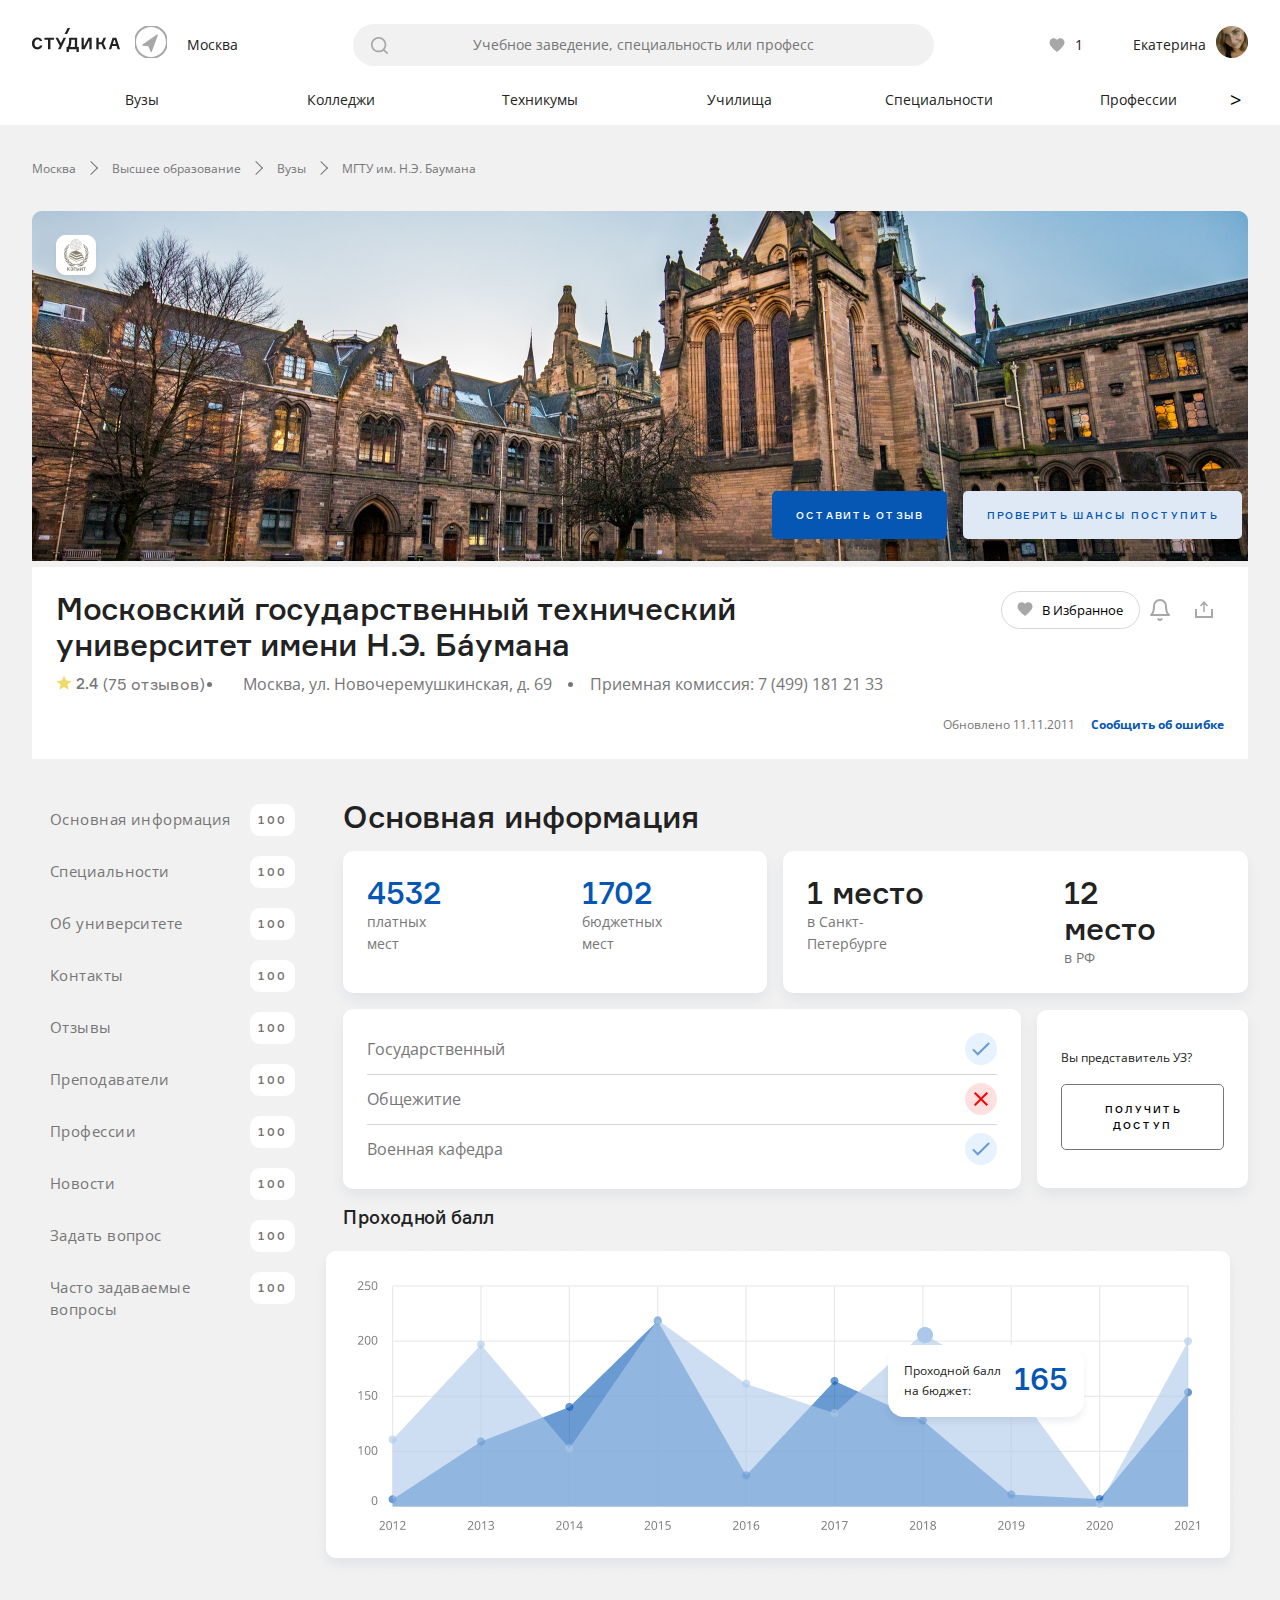
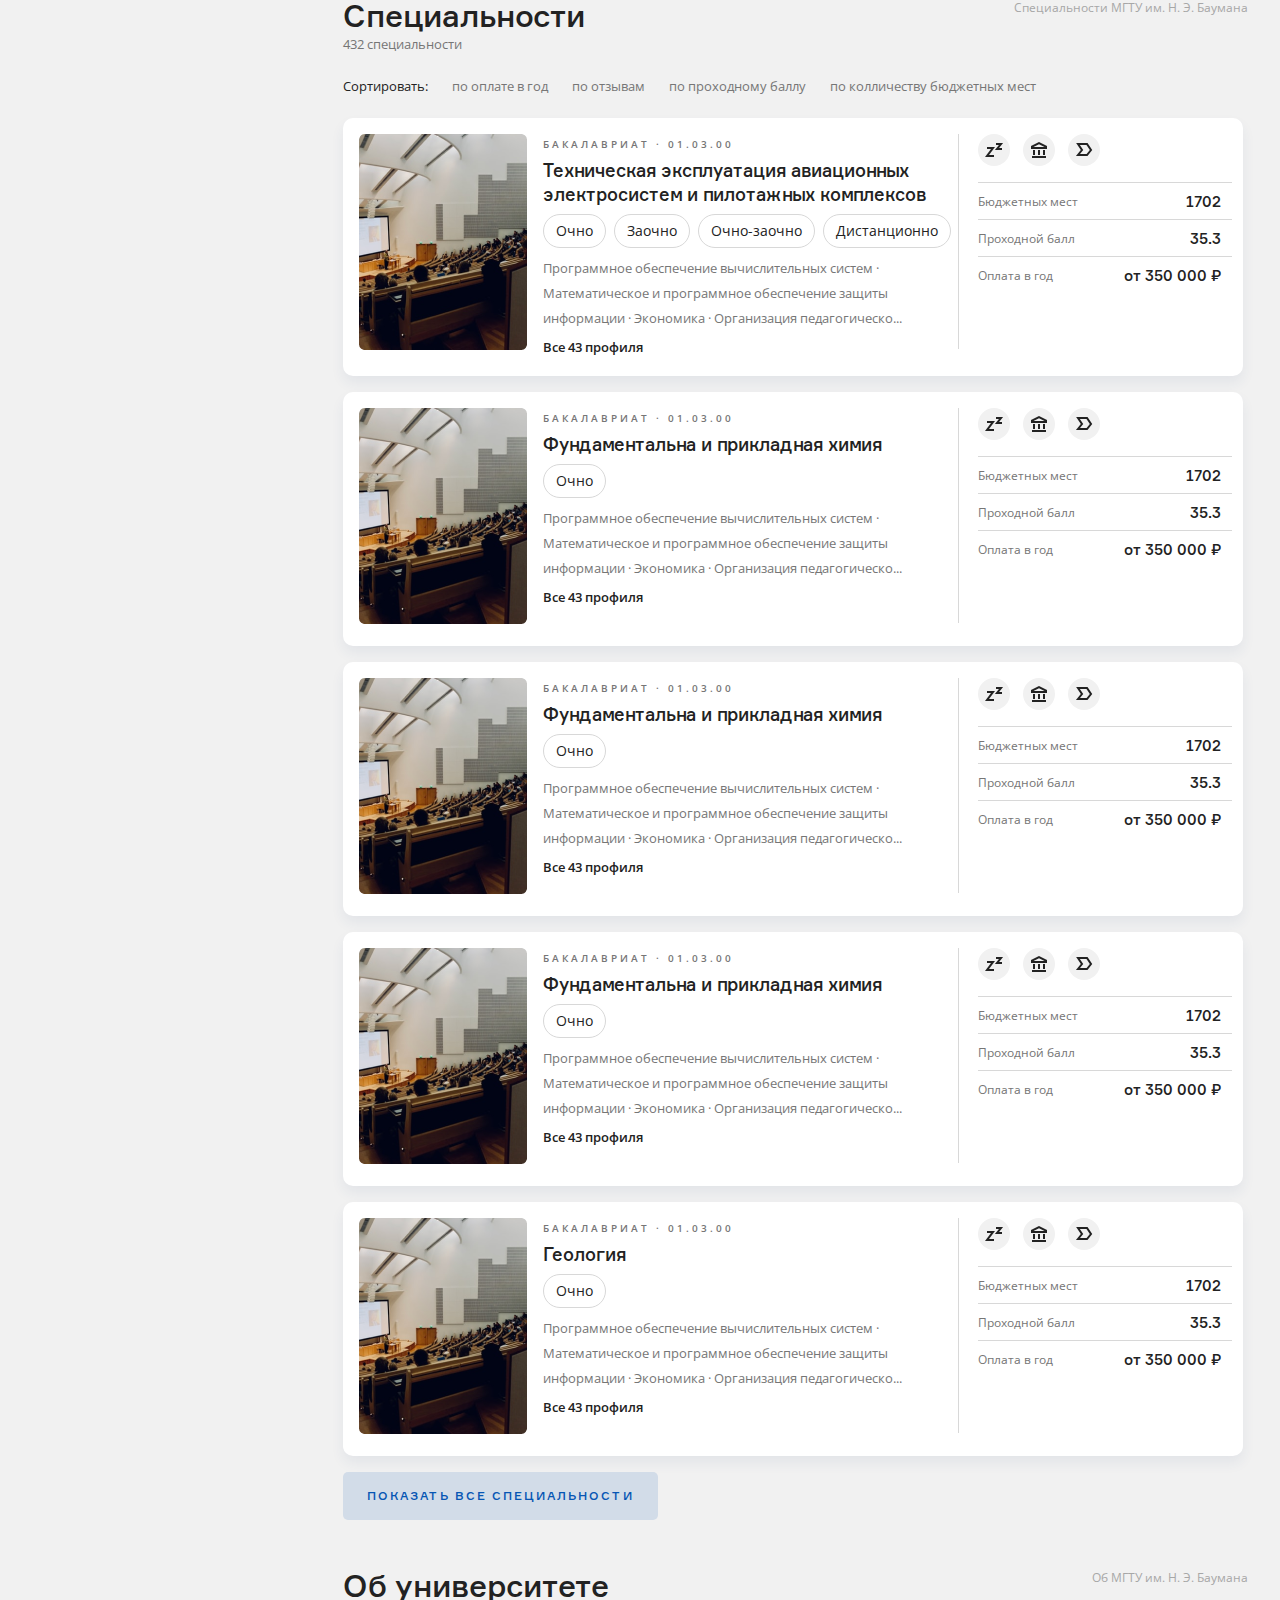
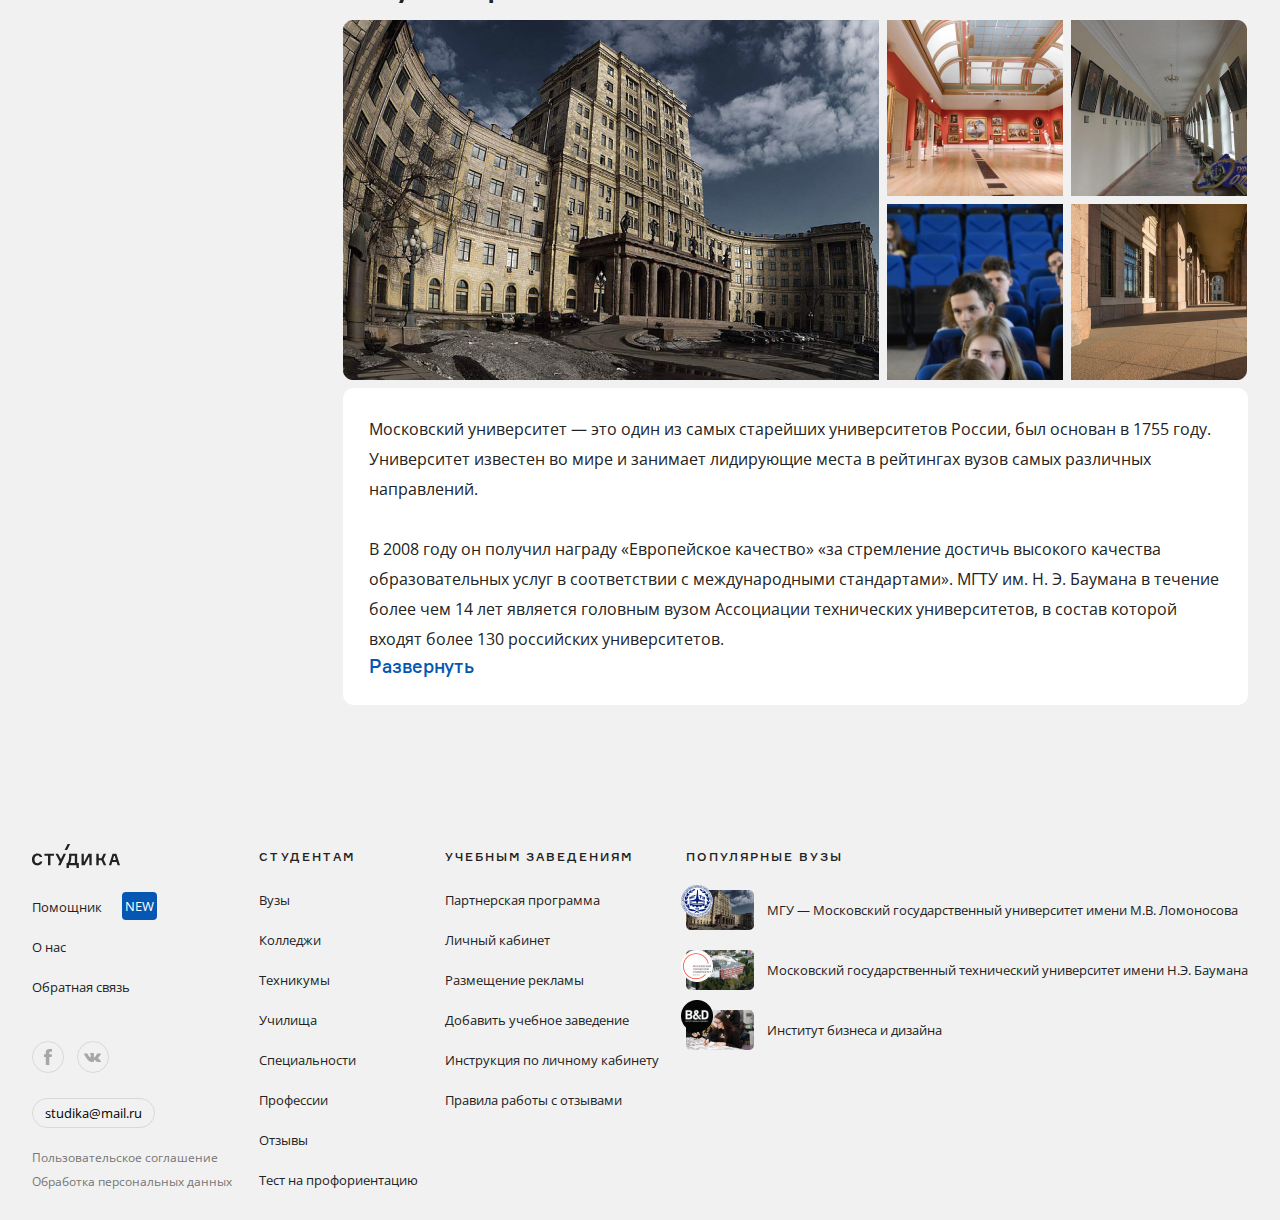
<file: Studica/index.html>
<!DOCTYPE html>
<html lang="en">
<head>
    <meta charset="UTF-8">
    <meta http-equiv="X-UA-Compatible" content="IE=edge">
    <meta name="viewport" content="width=device-width, initial-scale=1.0">
    <link rel="stylesheet" href="./style.css">
    <title>Студика</title>
</head>
<body>
    <div class="wrapper">

        <header class="header">
            <div class="header__container _container">
                <div class="header__header">
                    <div class="header__burger">
                        <span></span>
                        <span></span>
                        <span></span>
                    </div>
                    <div class="header__logo">
                        <img src="./img/header/logo.svg" alt="headerLogo">
                    </div>
                    <div class="header__location location-header">
                        <div class="location-header__icon">
                            <img class="location-header__icon" src="./img/header/nav.svg" alt="navIcon">
                        </div>
                        <div class="location-header__city">
                            <a href="#">Москва</a>
                        </div>
                    </div>
                    <div class="header__input">
                        <input type="text" placeholder="Учебное заведение, специальность или профессия">
                    </div>
                    <div class="header__likes header-likes">
                        <img class="header-likes__icon" src="./img/header/like.svg" alt="likesIcon">
                        <div class="header-likes__quantity">1</div>
                    </div>
                    <div class="header__account account-header">
                        <div class="account-header__name"><a href="#">Екатерина</a></div>
                        <div class="account-header__avatar">
                            <a href="#"><img src="./img/header/avatar.jpg" alt="accountAvatar"></a>
                        </div>
                    </div>
                </div>
                <div class="header__menu">
                    <div class="header__slider">
                        <div class="slider__container">
                            <div class="slider__track">
                                <a class="slider__item" href="#">Вузы</a>
                                <a class="slider__item" href="#">Колледжи</a>
                                <a class="slider__item" href="#">Техникумы</a>
                                <a class="slider__item" href="#">Училища</a>
                                <a class="slider__item" href="#">Специальности</a>
                                <a class="slider__item" href="#">Профессии</a>
                                <a class="slider__item" href="#">Отзывы</a>
                                <a class="slider__item" href="#">Учебным заведениям</a>
                                <a class="slider__item" href="#">Тест на профориентацию</a>
                            </div>
                            <button class="btn-prev disabled"><</button>
                            <button class="btn-next">></button>
                        </div>
                </div>
            </div>
        </header>

        <main class="page">

            <section class="page__branch branch">
                <div class="branch__container _container">
                    <div class="branch__items">
                        <div class="branch__item-back">
                            <a href="#">НАЗАД</a>
                        </div>
                        <div class="branch__item">
                            <a href="#">Москва</a>
                        </div>
                        <div class="branch__item">
                            <a href="#">Высшее образование</a>
                        </div>
                        <div class="branch__item">
                            <a href="#">Вузы</a>
                        </div>
                        <div class="branch__item">
                            <a href="#">МГТУ им. Н.Э. Баумана</a>
                        </div>
                    </div>
                </div>
            </section>
            <div class="page__univer univer">
                <div class="univer__container _container">
                    <img src="./img/univer/univerBackground.jpg" alt="univer">
                    <div class="univer__buttons">
                        <button class="button__feedback">оставить отзыв</button>
                        <button class="button__chance">проверить шансы поступить</button>
                    </div>
                </div>
            </div>
            <section class="page__title title">
                <div class="title__container _container">
                    <div class="title__title">
                        <div class="title__text">Московский государственный технический университет имени Н.Э. Бáумана</div>
                        <div class="title__buttons">
                            <button><p>В Избранное</p></button>
                            <div class="title__icons">
                                <a href="#"><img src="./img/title/bell.svg" alt="titleBell"></a>
                                <a href="#"><img src="./img/title/share.svg" alt="titleShare"></a>
                            </div>
                        </div>
                    </div>
                    <div class="title__connect connect">
                        <div class="connect__reviews reviews-connect">
                            <div class="reviews-connect__icon">
                                <img src="./img/title/star.svg" alt="star">
                            </div>
                            <div class="reviews-connect__rating">2.4</div>
                            <div class="reviews-connect__quantity">(75 отзывов)</div>
                        </div>
                        <div class="connect__address">
                            <a href="https://www.google.com/maps/place/%D0%9D%D0%BE%D0%B2%D0%BE%D1%87%D0%B5%D1%80%D0%B5%D0%BC%D1%83%D1%88%D0%BA%D0%B8%D0%BD%D1%81%D0%BA%D0%B0%D1%8F+%D1%83%D0%BB.,+69,+%D0%9C%D0%BE%D1%81%D0%BA%D0%B2%D0%B0,+117418/@55.663147,37.5593543,17z/data=!3m1!4b1!4m5!3m4!1s0x46b54cd75f0a45dd:0x3e4925096d1be7ea!8m2!3d55.663147!4d37.561543">Москва, ул. Новочеремушкинская, д. 69</a>
                        </div>
                        <div class="connect__tel">
                            Приемная комиссия: <a href="tel:+74991812133">7 (499) 181 21 33</a>
                        </div>
                    </div>
                    <div class="title__optionally optionally">
                        <div class="optionally__update">Обновлено 11.11.2011</div>
                        <div class="optionally__complaint">
                            <a href="#">Сообщить об ошибке</a>
                        </div>
                    </div>
                </div>
            </section>

            <section class="page__body _container">
                <div class="body__container">
                    <div class="sidebar">
                        <nav class="sidebar__menu">
                            <div class="sidebar__item">
                                <a href="#">Основная информация</a>
                            </div>
                            <div class="sidebar__item">
                                <a href="#">Специальности</a>
                            </div>
                            <div class="sidebar__item">
                                <a href="#">Об университете</a>
                            </div>
                            <div class="sidebar__item">
                                <a href="#">Контакты</a>
                            </div>
                            <div class="sidebar__item">
                                <a href="#">Отзывы</a>
                            </div>
                            <div class="sidebar__item">
                                <a href="#">Преподаватели</a>
                            </div>
                            <div class="sidebar__item">
                                <a href="#">Профессии</a>
                            </div>
                            <div class="sidebar__item">
                                <a href="#">Новости</a>
                            </div>
                            <div class="sidebar__item">
                                <a href="#">Задать вопрос</a>
                            </div>
                            <div class="sidebar__item">
                                <a href="#">Часто задаваемые <br> вопросы</a>
                            </div>
                        </nav>
                    </div>
                    <div class="body">
                        <div class="body__info info">
                            <div class="info__title">Основная информация</div>
                            <div class="info__summary summary">
                                <div class="summary__quantity">
                                    <div class="summary__paid">
                                        <p>4532</p>
                                        <p>платных мест</p>
                                    </div>
                                    <div class="summary__budget">
                                        <p>1702</p>
                                        <p>бюджетных мест</p>
                                    </div>
                                </div>
                                <div class="summary__rating">
                                    <div class="summary__spb">
                                        <p>1 место</p>
                                        <p>в Санкт-Петербурге</p>
                                    </div>
                                    <div class="summary__rus">
                                        <p>12 место</p>
                                        <p>в РФ</p>
                                    </div>
                                </div>
                            </div>
                            <div class="info__other">
                                <div class="info__list list-info">
                                    <div class="list-info__item">
                                        <p>Государственный</p>
                                        <img src="./img/info/check.svg" alt="check">
                                    </div>
                                    <div class="list-info__item">
                                        <p>Общежитие</p>
                                        <img src="./img/info/close.svg" alt="close">
                                    </div>
                                    <div class="list-info__item">
                                        <p>Военная кафедра</p>
                                        <img src="./img/info/check.svg" alt="check">
                                    </div>
                                </div>
                                <div class="info__access access-info">
                                    <div class="access-info__text">Вы представитель УЗ?</div>
                                    <div class="access-info__button">
                                        <button>получить доступ</button>
                                    </div>
                                </div>
                            </div>
                        </div>
                        <div class="body__mark mark">
                            <div class="mark__title">Проходной балл</div>
                            <div class="mark__container slider">
                                <div class="mark__chart chart slider-list">
                                    <div class="slider-track">
                                        <img class="slide_img" src="./img/chart/graf.png" alt="graf">
                                    </div>
                                    <div class="chart__container">
                                        <div class="chart__text">Проходной балл на бюджет: </div>
                                        <div class="chart__number">165</div>
                                    </div>
                                </div>
                            </div>
                        </div>
                        <div class="body__specialities specialities">
                            <div class="specialities__container">
                                <div class="specialities__title">Специальности</div>
                                <div class="specialities__name">Специальности МГТУ им. Н. Э. Баумана</div>
                            </div>
                            <div class="specialities__quantity">432 специальности</div>
                            <div class="specialities__sort">
                                <p>Сортировать:</p>
                                <a href="#">по оплате в год</a>
                                <a href="#">по отзывам</a>
                                <a href="#">по проходному баллу</a>
                                <a href="#">по колличеству бюджетных мест</a>
                            </div>
                            <div class="flex-wrapper">
                                <div class="specialities__items slide-wrapper">
                                    <div class="specialities__item item-specialities slide active">
                                        <div class="item-specialities__picture picture__01">
                                            <img src="./img/specialities/picture.png" alt="picture">
                                        </div>
                                        <div class="item-specialities__body body-specialities">
                                            <div class="body-specialities__pretitle">бакалавриат · 01.03.00 </div>
                                            <div class="body-specialities__title">Техническая эксплуатация авиационных электросистем 
                                                и пилотажных комплексов </div>
                                            <div class="body-specialities__format">
                                                <p>Очно</p>
                                                <p>Заочно</p>
                                                <p>Очно-заочно</p>
                                                <p>Дистанционно</p>
                                            </div>
                                            <div class="body-specialities__text">
                                                Программное обеспечение вычислительных систем  ·  Математическое и программное обеспечение защиты информации  ·  Экономика  ·   Организация педагогическо...
                                            </div>
                                            <div class="body-specialities__profiles">
                                                <a href="#">Все 43 профиля</a>
                                            </div>
                                        </div>
                                        <div class="item-specialities__info info-specialities">
                                            <div class="info-specialities__icons">
                                                <img src="./img/specialities/zZ.svg" alt="zz">
                                                <img src="./img/specialities/building.svg" alt="building">
                                                <img src="./img/specialities/arrow.svg" alt="arrow">
                                            </div>
                                            <div class="info-specialities__items">
                                                <div class="info-specialities__item">
                                                    <p>Бюджетных <span>мест</span></p>
                                                    <p>1702</p>
                                                </div>
                                                <div class="info-specialities__item">
                                                    <p>Проходной <span>балл</span></p>
                                                    <p>35.3</p>
                                                </div>
                                                <div class="info-specialities__item">
                                                    <p>Оплата в год</p>
                                                    <p>от 350 000 ₽</p>
                                                </div>
                                            </div>
                                        </div>
                                    </div>
                                    <div class="specialities__item item-specialities slide">
                                        <div class="item-specialities__picture picture__02">
                                            <img src="./img/specialities/picture.png" alt="picture">
                                        </div>
                                        <div class="item-specialities__body body-specialities">
                                            <div class="body-specialities__pretitle">бакалавриат · 01.03.00 </div>
                                            <div class="body-specialities__title">Фундаментальна и прикладная химия</div>
                                            <div class="body-specialities__format">
                                                <p>Очно</p>
                                            </div>
                                            <div class="body-specialities__text">
                                                Программное обеспечение вычислительных систем  ·  Математическое и программное обеспечение защиты информации  ·  Экономика  ·   Организация педагогическо...
                                            </div>
                                            <div class="body-specialities__profiles">
                                                <a href="#">Все 43 профиля</a>
                                            </div>
                                        </div>
                                        <div class="item-specialities__info info-specialities">
                                            <div class="info-specialities__icons">
                                                <img src="./img/specialities/zZ.svg" alt="zz">
                                                <img src="./img/specialities/building.svg" alt="building">
                                                <img src="./img/specialities/arrow.svg" alt="arrow">
                                            </div>
                                            <div class="info-specialities__items">
                                                <div class="info-specialities__item">
                                                    <p>Бюджетных <span>мест</span></p>
                                                    <p>1702</p>
                                                </div>
                                                <div class="info-specialities__item">
                                                    <p>Проходной <span>балл</span></p>
                                                    <p>35.3</p>
                                                </div>
                                                <div class="info-specialities__item">
                                                    <p>Оплата в год</p>
                                                    <p>от 350 000 ₽</p>
                                                </div>
                                            </div>
                                        </div>
                                    </div>
                                    <div class="specialities__item item-specialities slide">
                                        <div class="item-specialities__picture picture__03">
                                            <img src="./img/specialities/picture.png" alt="picture">
                                        </div>
                                        <div class="item-specialities__body body-specialities">
                                            <div class="body-specialities__pretitle">бакалавриат · 01.03.00 </div>
                                            <div class="body-specialities__title">Фундаментальна и прикладная химия</div>
                                            <div class="body-specialities__format">
                                                <p>Очно</p>
                                            </div>
                                            <div class="body-specialities__text">
                                                Программное обеспечение вычислительных систем  ·  Математическое и программное обеспечение защиты информации  ·  Экономика  ·   Организация педагогическо...
                                            </div>
                                            <div class="body-specialities__profiles">
                                                <a href="#">Все 43 профиля</a>
                                            </div>
                                        </div>
                                        <div class="item-specialities__info info-specialities">
                                            <div class="info-specialities__icons">
                                                <img src="./img/specialities/zZ.svg" alt="zz">
                                                <img src="./img/specialities/building.svg" alt="building">
                                                <img src="./img/specialities/arrow.svg" alt="arrow">
                                            </div>
                                            <div class="info-specialities__items">
                                                <div class="info-specialities__item">
                                                    <p>Бюджетных <span>мест</span></p>
                                                    <p>1702</p>
                                                </div>
                                                <div class="info-specialities__item">
                                                    <p>Проходной <span>балл</span></p>
                                                    <p>35.3</p>
                                                </div>
                                                <div class="info-specialities__item">
                                                    <p>Оплата в год</p>
                                                    <p>от 350 000 ₽</p>
                                                </div>
                                            </div>
                                        </div>
                                    </div>
                                    <div class="specialities__item item-specialities slide">
                                        <div class="item-specialities__picture picture__04">
                                            <img src="./img/specialities/picture.png" alt="picture">
                                        </div>
                                        <div class="item-specialities__body body-specialities">
                                            <div class="body-specialities__pretitle">бакалавриат · 01.03.00 </div>
                                            <div class="body-specialities__title">Фундаментальна и прикладная химия</div>
                                            <div class="body-specialities__format">
                                                <p>Очно</p>
                                            </div>
                                            <div class="body-specialities__text">
                                                Программное обеспечение вычислительных систем  ·  Математическое и программное обеспечение защиты информации  ·  Экономика  ·   Организация педагогическо...
                                            </div>
                                            <div class="body-specialities__profiles">
                                                <a href="#">Все 43 профиля</a>
                                            </div>
                                        </div>
                                        <div class="item-specialities__info info-specialities">
                                            <div class="info-specialities__icons">
                                                <img src="./img/specialities/zZ.svg" alt="zz">
                                                <img src="./img/specialities/building.svg" alt="building">
                                                <img src="./img/specialities/arrow.svg" alt="arrow">
                                            </div>
                                            <div class="info-specialities__items">
                                                <div class="info-specialities__item">
                                                    <p>Бюджетных <span>мест</span></p>
                                                    <p>1702</p>
                                                </div>
                                                <div class="info-specialities__item">
                                                    <p>Проходной <span>балл</span></p>
                                                    <p>35.3</p>
                                                </div>
                                                <div class="info-specialities__item">
                                                    <p>Оплата в год</p>
                                                    <p>от 350 000 ₽</p>
                                                </div>
                                            </div>
                                        </div>
                                    </div>
                                    <div class="specialities__item item-specialities slide">
                                        <div class="item-specialities__picture picture__05">
                                            <img src="./img/specialities/picture.png" alt="picture">
                                        </div>
                                        <div class="item-specialities__body body-specialities">
                                            <div class="body-specialities__pretitle">бакалавриат · 01.03.00 </div>
                                            <div class="body-specialities__title">Геология</div>
                                            <div class="body-specialities__format">
                                                <p>Очно</p>
                                            </div>
                                            <div class="body-specialities__text">
                                                Программное обеспечение вычислительных систем  ·  Математическое и программное обеспечение защиты информации  ·  Экономика  ·   Организация педагогическо...
                                            </div>
                                            <div class="body-specialities__profiles">
                                                <a href="#">Все 43 профиля</a>
                                            </div>
                                        </div>
                                        <div class="item-specialities__info info-specialities">
                                            <div class="info-specialities__icons">
                                                <img src="./img/specialities/zZ.svg" alt="zz">
                                                <img src="./img/specialities/building.svg" alt="building">
                                                <img src="./img/specialities/arrow.svg" alt="arrow">
                                            </div>
                                            <div class="info-specialities__items">
                                                <div class="info-specialities__item">
                                                    <p>Бюджетных <span>мест</span></p>
                                                    <p>1702</p>
                                                </div>
                                                <div class="info-specialities__item">
                                                    <p>Проходной <span>балл</span></p>
                                                    <p>35.3</p>
                                                </div>
                                                <div class="info-specialities__item">
                                                    <p>Оплата в год</p>
                                                    <p>от 350 000 ₽</p>
                                                </div>
                                            </div>
                                        </div>
                                    </div>
                                    <div id="btn-prev"></div>
                                    <div id="btn-next"></div>
                                </div>
                            </div>
                            <div class="dots-wrapper">
                                <span class="dot active"></span>
                                <span class="dot"></span>
                                <span class="dot"></span>
                                <span class="dot"></span>
                                <span class="dot"></span>
                            </div>
                            <div class="specialities__button">
                                <button>Показать все специальности</button>
                            </div>
                        </div>
                        <div class="body__about about">
                            <div class="about__container">
                                <div class="about__title">Об университете</div>
                                <div class="about__name">Об МГТУ им. Н. Э. Баумана</div>
                            </div>
                            <div class="about__pictures pictures-about">
                                <div class="pictures-about__item item__01">
                                    <img src="./img/specialities/pictures/01.png" alt="picture01">
                                </div>
                                <div class="pictures-about__item">
                                    <img src="./img/specialities/pictures/02.png" alt="picture02">
                                    <img src="./img/specialities/pictures/03.png" alt="picture03">
                                    <img src="./img/specialities/pictures/04.png" alt="picture04">
                                    <img src="./img/specialities/pictures/05.png" alt="picture05">
                                </div>
                            </div>
                            <div class="about__text">
                                <p>Московский университет ― это один из самых старейших университетов России, был основан в 1755 году. Университет известен во мире и занимает лидирующие места в рейтингах вузов самых различных направлений. <br><br>
                                <span>В 2008 году он получил награду «Европейское качество» «за стремление достичь высокого качества образовательных услуг в соответствии с международными стандартами». МГТУ им. Н. Э. Баумана в течение более чем 14 лет является головным вузом Ассоциации технических университетов, в состав которой входят более 130 российских университетов.</span></p>
                                <button>Развернуть</button>
                            </div>
                        </div>
                    </div>
                </div>
            </section>

        </main>

        <footer class="footer">
            <div class="footer__container _container">
                <div class="footer__list">
                    <ul class="footer__list-item">
                        <li><img src="./img/header/logo.svg" alt="logo"></li>
                        <li><a href="#">Помощник</a></li>
                        <li><a href="#">О нас</a></li>
                        <li><a href="#">Обратная связь</a></li>
                        <li>
                            <a href="#"><img src="./img/footer/facebook.svg" alt="facebook"></a>
                            <a href="#"><img src="./img/footer/vk.svg" alt="vk"></a>
                        </li>
                        <li><a href="#"><button>studika@mail.ru</button></a></li>
                        <li><a href="#">Пользовательское соглашение</a></li>
                        <li><a href="#">Обработка персональных данных</a></li>
                    </ul>
                    <ul class="footer__list-item">
                        <li><a href="#">СТУДЕНТАМ</a></li>
                        <li><a href="#">Вузы</a></li>
                        <li><a href="#">Колледжи</a></li>
                        <li><a href="#">Техникумы</a></li>
                        <li><a href="#">Училища</a></li>
                        <li><a href="#">Специальности</a></li>
                        <li><a href="#">Профессии</a></li>
                        <li><a href="#">Отзывы</a></li>
                        <li><a href="#">Тест на профориентацию</a></li>
                    </ul>
                    <ul class="footer__list-item">
                        <li><a href="#">УЧЕБНЫМ ЗАВЕДЕНИЯМ</a></li>
                        <li><a href="#">Партнерская программа</a></li>
                        <li><a href="#">Личный кабинет</a></li>
                        <li><a href="#">Размещение рекламы</a></li>
                        <li><a href="#">Добавить учебное заведение</a></li>
                        <li><a href="#">Инструкция по личному кабинету</a></li>
                        <li><a href="#">Правила работы с отзывами</a></li>
                    </ul>
                    <ul class="footer__list-item">
                        <li>ПОПУЛЯРНЫЕ ВУЗЫ</li>
                        <li>
                            <img src="./img/footer/mgu.png" alt="mgu">
                            <a href="#">МГУ — Московский государственный университет имени М.В. Ломоносова</a>
                        </li>
                        <li>
                            <img src="./img/footer/mgtu.png" alt="mgtu">
                            <a href="#">Московский государственный технический университет имени Н.Э. Баумана</a>
                        </li>
                        <li>
                            <img src="./img/footer/ibid.png" alt="ibid">
                            <a href="#">Институт бизнеса и дизайна</a>
                        </li>
                    </ul>
                </div>
            </div>
        </footer>

    </div>
    <script src="./script.js"></script>
    <script src="./menuBurger.js"></script>
    <script src="./slidergraf.js"></script>
    <script src="./sliderItems.js"></script>
</body>
</html>
</file>
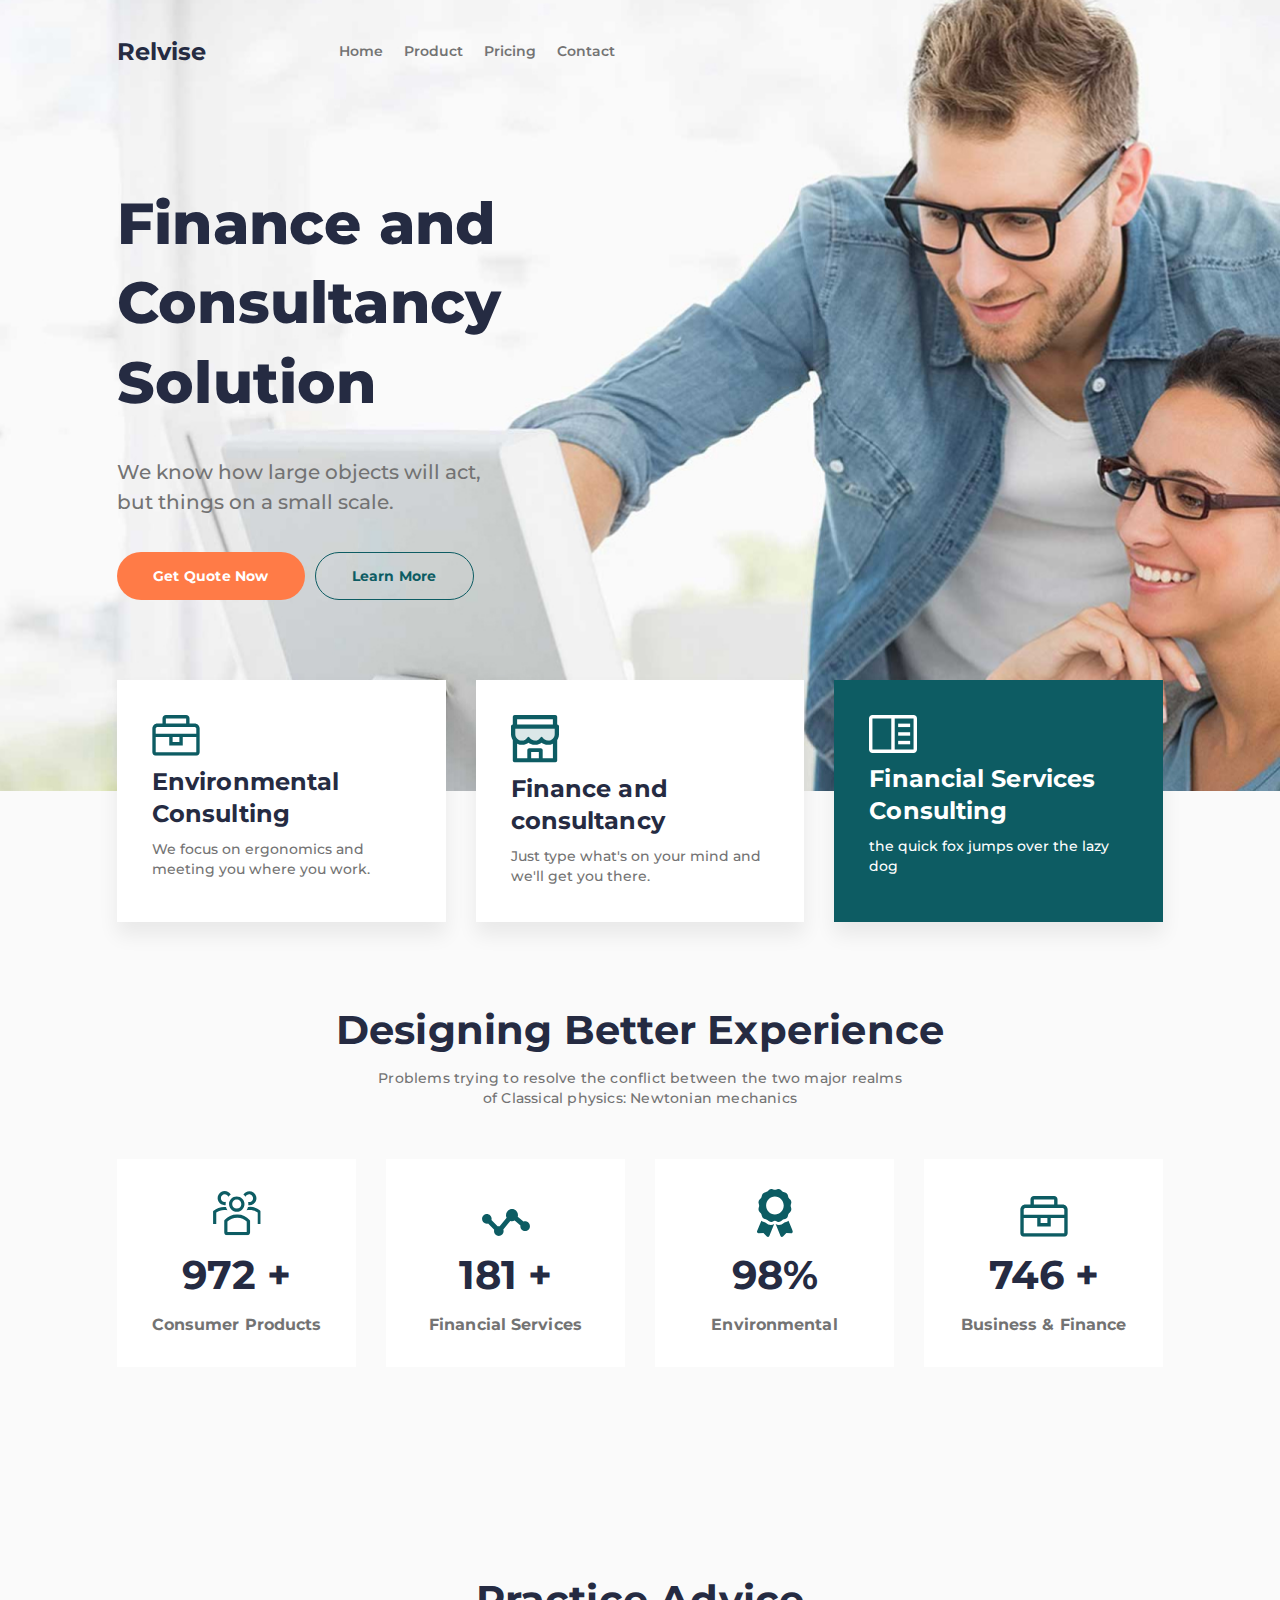
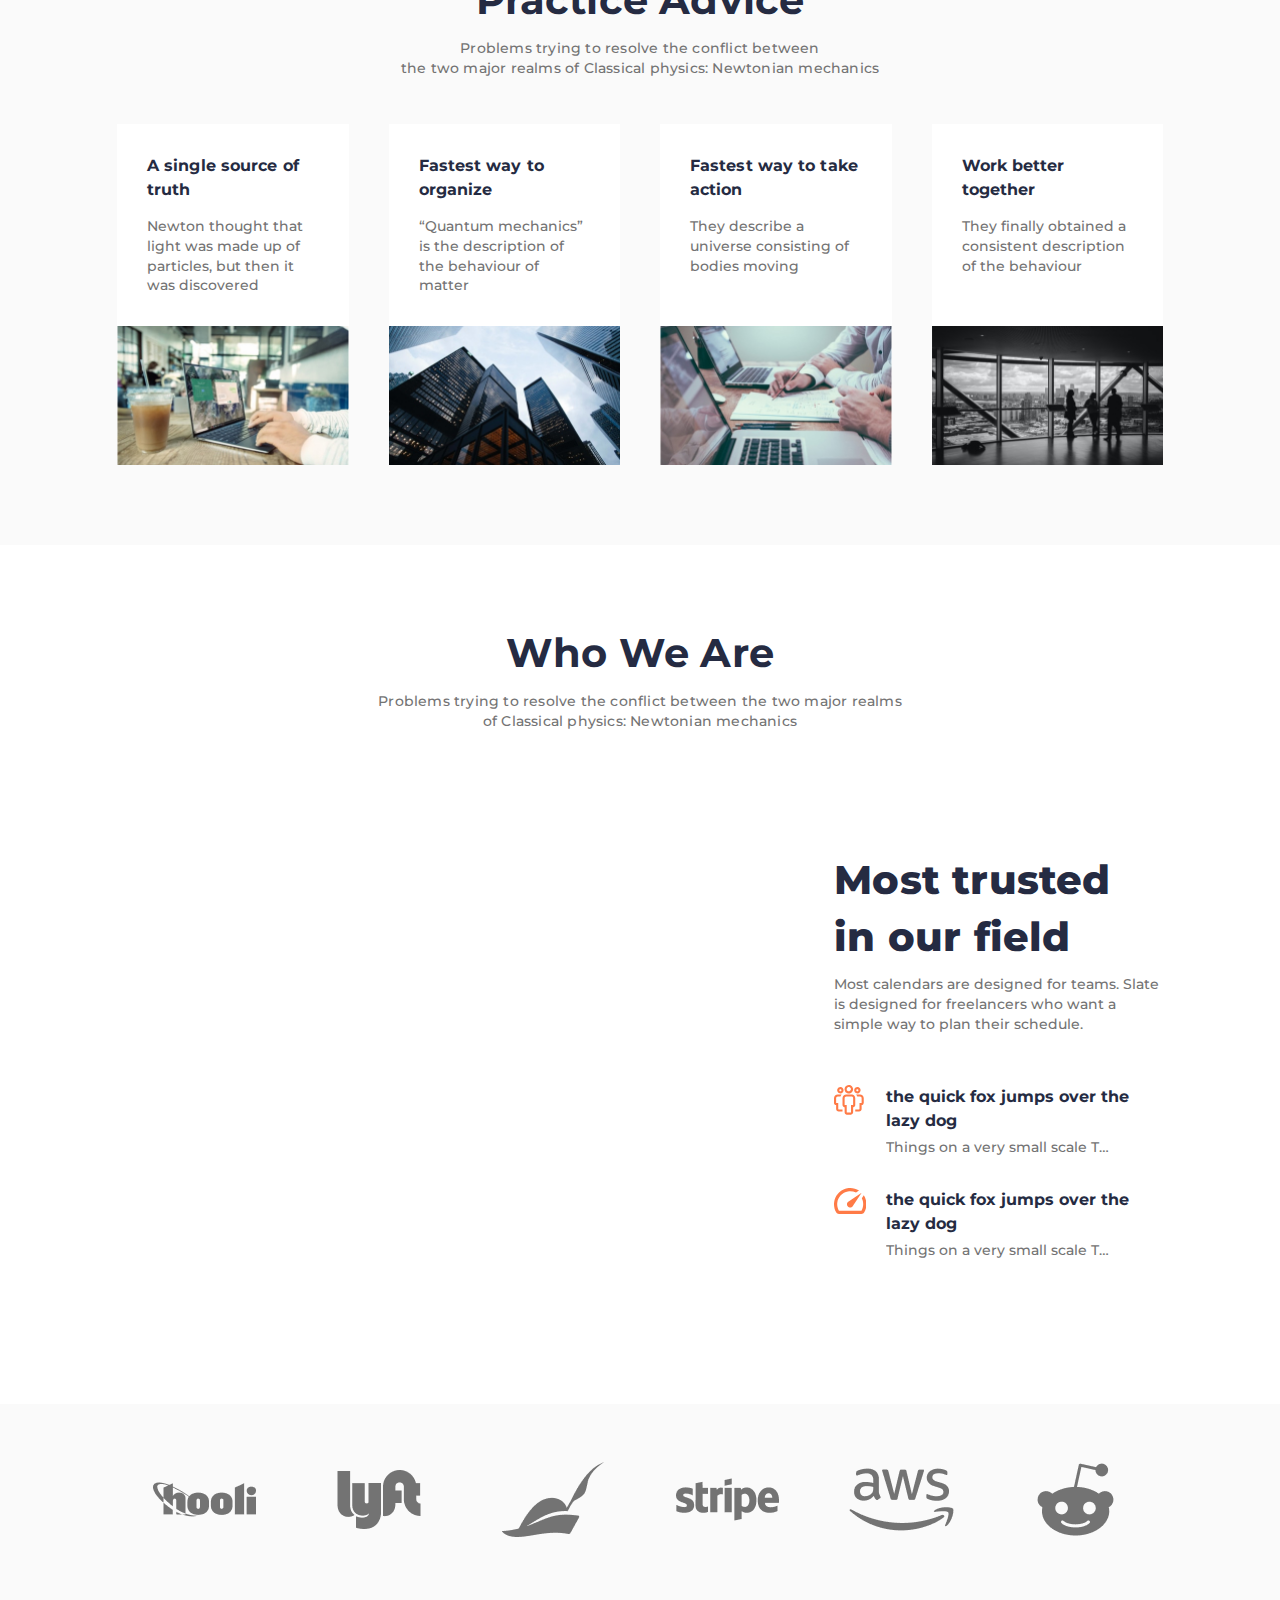
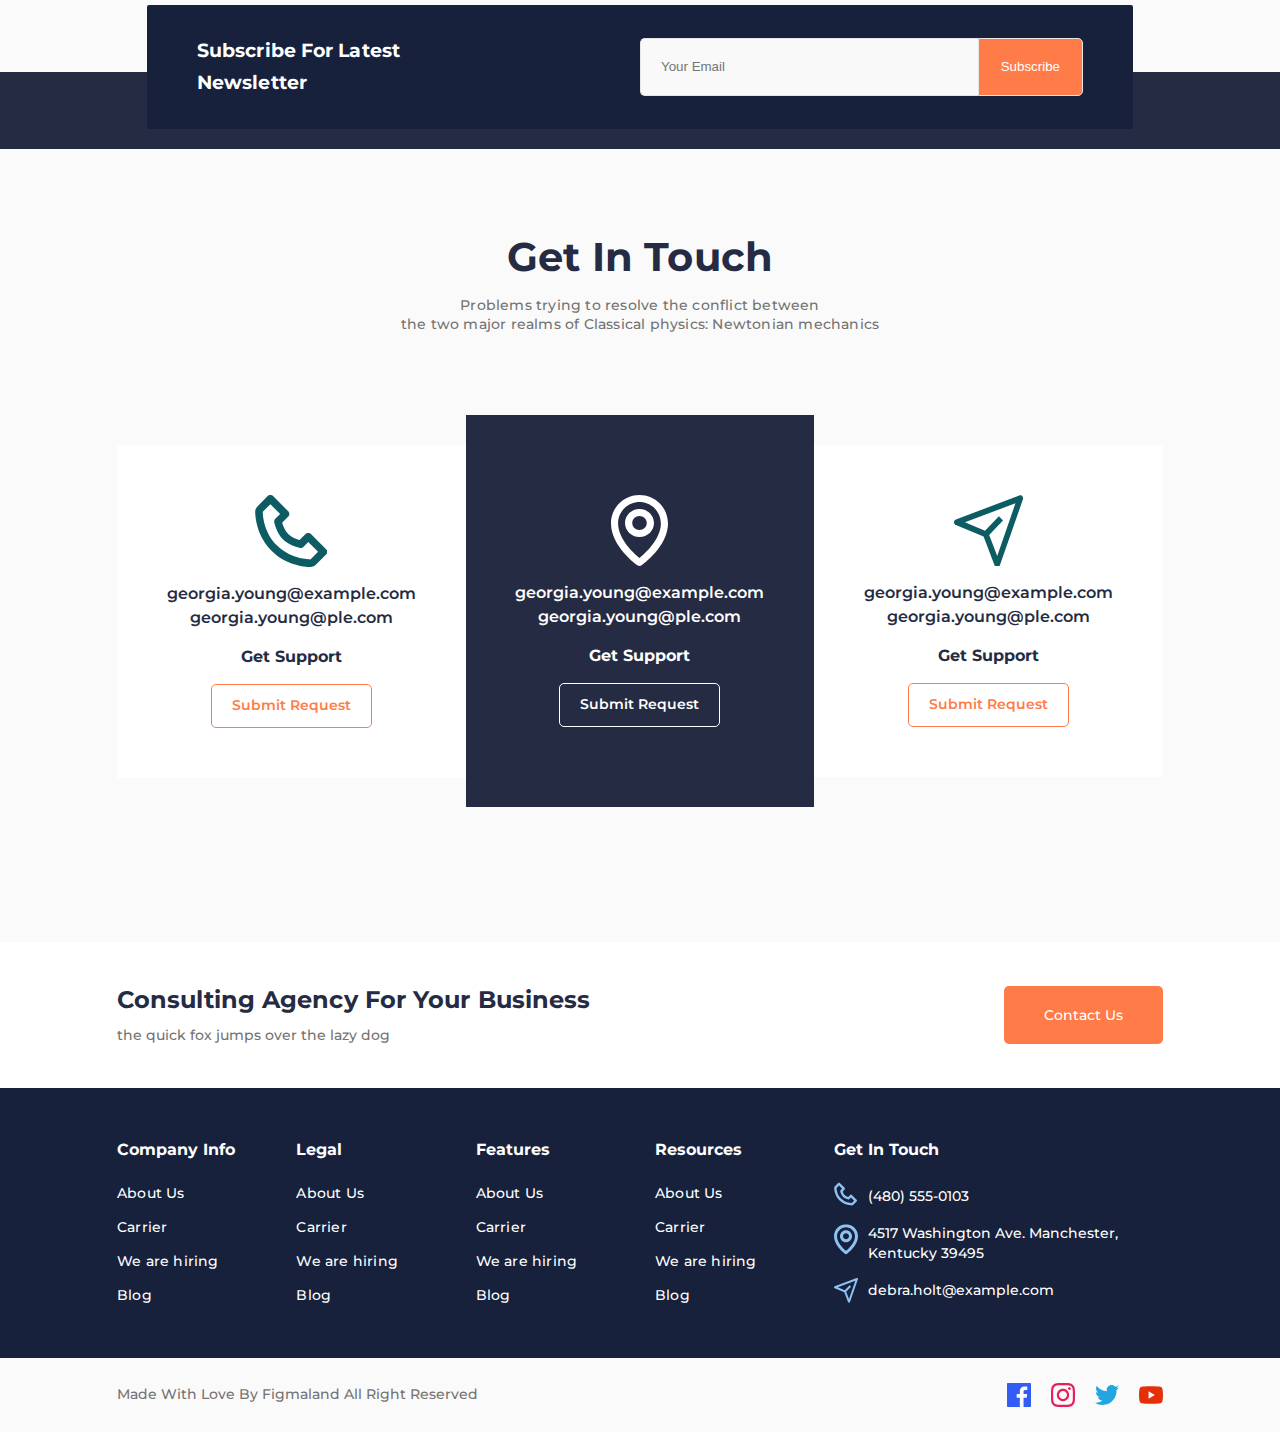
<file: Relvise/relvise/index.html>
<!DOCTYPE html>
<html>
	<head>
		<meta charset="UTF-8">
		<meta name="viewport" content="width=device-width, initial-scale=1.0">
		<link href="https://fonts.googleapis.com/css?family=Montserrat:regular,500,600,700,800&display=swap" rel="stylesheet" />
		<link rel="stylesheet" href="css/style.css">
		<title>Relvise</title>
	</head>
	<body>
		<div class="wrapper">
			<header class="header">
				<div class="header__container _container">
					<a href="" class="header__logo">
						Relvise
					</a>
					<nav class="header__menu menu">
						<ul class="menu__list">
							<li class="menu__item">
								<a href="" class="menu__link">Home</a>
							</li>
							<li class="menu__item">
								<a href="" class="menu__link">Product</a>
							</li>
							<li class="menu__item">
								<a href="" class="menu__link">Pricing</a>
							</li>
							<li class="menu__item">
								<a href="" class="menu__link">Contact</a>
							</li>
						</ul>
					</nav>
				</div>
			</header>
			<main class="page">
				<div class="page__main-block main-block">
					<div class="main-block__container _container">
						<div class="main-block__body">
							<h1 class="main-block__title">Finance and Consultancy Solution</h1>
							<div class="main-block__text">
								We know how large objects will act, but things on a small scale.
							</div>
							<div class="main-block__buttons">
								<a href="" class="main-block__button main-block__button_orange">Get Quote Now</a>
								<a href="" class="main-block__button main-block__button_border">Learn More</a>
							</div>
						</div>
					</div>
					<div class="main-block__image _ibg">
						<img src="img/mainblock/cover.jpg" alt="cover">
					</div>
				</div>
				<section class="page__services services">
					<div class="services__container _container">
						<div class="services__body">
							<div class="services__column">
								<div class="services__item item-service">
									<div class="item-service__icon"><img src="img/services/01.svg" alt="Environmental Consulting"></div>
									<h3 class="item-service__title">Environmental Consulting</h3>
									<div class="item-service__text">We focus on ergonomics and meeting you where you work. </div>
								</div>
							</div>
							<div class="services__column">
								<div class="services__item item-service">
									<div class="item-service__icon"><img src="img/services/02.svg" alt="Finance and consultancy"></div>
									<h3 class="item-service__title">Finance and consultancy</h3>
									<div class="item-service__text">Just type what's on your mind and we'll get you there.</div>
								</div>
							</div>
							<div class="services__column">
								<div class="services__item item-service item-service_green">
									<div class="item-service__icon"><img src="img/services/03.svg" alt="Financial Services Consulting"></div>
									<h3 class="item-service__title">Financial Services Consulting</h3>
									<div class="item-service__text">the quick fox jumps over the lazy dog</div>
								</div>
							</div>
						</div>
					</div>
				</section>
				<section class="page__advantages advantages">
					<div class="advantages__container _container">
						<div class="advantages__header header-block">
							<h2 class="header-block__title">Designing Better Experience</h2>
							<div class="header-block__sub-title">
								Problems trying to resolve the conflict between the two major realms <br> of Classical physics: Newtonian mechanics
							</div>
						</div>
						<div class="advantages__body">
							<div class="advantages__column">
								<div class="advantages__item">
									<div class="advantages__icon">
										<img src="img/advantages/01.svg" alt="Consumer Products">
									</div>
									<div class="advantages__value">972 +</div>
									<div class="advantages__text">Consumer Products</div>
								</div>
							</div>
							<div class="advantages__column">
								<div class="advantages__item">
									<div class="advantages__icon">
										<img src="img/advantages/02.svg" alt="Financial Services">
									</div>
									<div class="advantages__value">181 +</div>
									<div class="advantages__text">Financial Services</div>
								</div>
							</div>
							<div class="advantages__column">
								<div class="advantages__item">
									<div class="advantages__icon">
										<img src="img/advantages/03.svg" alt="Environmental">
									</div>
									<div class="advantages__value">98%</div>
									<div class="advantages__text">Environmental</div>
								</div>
							</div>
							<div class="advantages__column">
								<div class="advantages__item">
									<div class="advantages__icon">
										<img src="img/advantages/04.svg" alt="Business & Finance">
									</div>
									<div class="advantages__value">746 +</div>
									<div class="advantages__text">Business & Finance</div>
								</div>
							</div>
						</div>
					</div>
				</section>
				<section class="page__practice practice">
					<div class="practice__container _container">
						<div class="practice__header header-block">
							<h2 class="header-block__title">Practice Advice</h2>
							<div class="header-block__sub-title">
								Problems trying to resolve the conflict between <br>the two major realms of Classical physics: Newtonian mechanics
							</div>
						</div>
						<div class="practice__body">
							<div class="practice__column">
								<article class="practice__item item-practice">
									<div class="item-practice__content">
										<a href="" class="item-practice__link">
											<h4 class="item-practice__title">A single source of truth</h4>
										</a>
										<div class="item-practice__text">
											Newton thought that light was made up of particles, but then it was discovered
										</div>
									</div>
									<a href="" class="item-practice__image _ibg">
										<img src="img/practice/01.jpg" alt="A single source of truth">
									</a>
								</article>
							</div>
							<div class="practice__column">
								<article class="practice__item item-practice">
									<div class="item-practice__content">
										<a href="" class="item-practice__link">
											<h4 class="item-practice__title">Fastest way to organize</h4>
										</a>
										<div class="item-practice__text">
											“Quantum mechanics” is the description of the behaviour of matter
										</div>
									</div>
									<a href="" class="item-practice__image _ibg">
										<img src="img/practice/02.jpg" alt="Fastest way to organize">
									</a>
								</article>
							</div>
							<div class="practice__column">
								<article class="practice__item item-practice">
									<div class="item-practice__content">
										<a href="" class="item-practice__link">
											<h4 class="item-practice__title">Fastest way to take action</h4>
										</a>
										<div class="item-practice__text">
											They describe a universe consisting of bodies moving
										</div>
									</div>
									<a href="" class="item-practice__image _ibg">
										<img src="img/practice/03.jpg" alt="Fastest way to take action">
									</a>
								</article>
							</div>
							<div class="practice__column">
								<article class="practice__item item-practice">
									<div class="item-practice__content">
										<a href="" class="item-practice__link">
											<h4 class="item-practice__title">Work better together</h4>
										</a>
										<div class="item-practice__text">
											They finally obtained a consistent description of the behaviour
										</div>
									</div>
									<a href="" class="item-practice__image _ibg">
										<img src="img/practice/04.jpg" alt="Work better together">
									</a>
								</article>
							</div>
						</div>
					</div>
				</section>
				<section class="page__whoweare whoweare">
					<div class="whoweare__container _container">
						<div class="whoweare__header header-block">
							<h2 class="header-block__title">Who We Are</h2>
							<div class="header-block__sub-title">
								Problems trying to resolve the conflict between the two major realms <br> of Classical physics: Newtonian mechanics
							</div>
						</div>
						<div class="whoweare__body">
							<div class="whoweare__video">
								<iframe width="560" height="315" src="https://www.youtube.com/embed/6MUuoNX6IdQ" title="YouTube video player" frameborder="0" allow="accelerometer; autoplay; clipboard-write; encrypted-media; gyroscope; picture-in-picture" allowfullscreen></iframe>
							</div>
							<div class="whoweare__content">
								<div class="whoweare__top">
									<h2 class="whoweare__title">Most trusted in our field</h2>
									<div class="whoweare__text">Most calendars are designed for teams. Slate is designed for freelancers who want a simple way to plan their schedule.</div>
								</div>
								<div class="whoweare__items">
									<div class="whoweare__item item-whoweare">
										<div class="item-whoweare__icon">
											<img src="img/whoweare/icons/01.svg" alt="">
										</div>
										<div class="item-whoweare__body">
											<div class="item-whoweare__title">the quick fox jumps over the lazy dog</div>
											<div class="item-whoweare__text">Things on a very small scale Things on a very small scaleThings on a very small scaleThings on a very small scale</div>
										</div>
									</div>
									<div class="whoweare__item item-whoweare">
										<div class="item-whoweare__icon">
											<img src="img/whoweare/icons/02.svg" alt="">
										</div>
										<div class="item-whoweare__body">
											<div class="item-whoweare__title">the quick fox jumps over the lazy dog</div>
											<div class="item-whoweare__text">Things on a very small scale Things on a very small scaleThings on a very small scaleThings on a very small scale</div>
										</div>
									</div>
								</div>
							</div>
						</div>
					</div>
				</section>
				<div class="page__clients clients">
					<div class="clients__container _container">
						<div class="clients__items">
							<div class="clients__item">
								<img src="img/clients/01.png" alt="clients">
							</div>
							<div class="clients__item">
								<img src="img/clients/02.png" alt="clients">
							</div>
							<div class="clients__item">
								<img src="img/clients/03.png" alt="clients">
							</div>
							<div class="clients__item">
								<img src="img/clients/04.png" alt="clients">
							</div>
							<div class="clients__item">
								<img src="img/clients/05.png" alt="clients">
							</div>
							<div class="clients__item">
								<img src="img/clients/06.png" alt="clients">
							</div>
						</div>
					</div>
				</div>
				<section class="page__subscribe subscribe">
					<div class="subscribe__container _container">
						<div class="subscribe__body">
							<h4 class="subscribe__title">Subscribe For Latest Newsletter</h4>
							<form action="#" class="subscribe__form">
								<input autocomplete="off" type="email" required name="form[]" placeholder="Your Email" class="subscribe__input">
								<button type="submit" class="subscribe__button">Subscribe</button>
							</form>
						</div>
					</div>
				</section>
				<section class="page__getintouch getintouch">
					<div class="getintouch__container _container">
						<div class="getintouch__header header-block">
							<h2 class="header-block__title">Get In Touch</h2>
							<div class="header-block__sub-title">
								Problems trying to resolve the conflict between <br> the two major realms of Classical physics: Newtonian mechanics
							</div>
						</div>
						<div class="getintouch__items">
							<div class="getintouch__item item-getintouch">
								<div class="item-getintouch__icon">
									<img src="img/getintouch/01.svg" alt="getintouch">
								</div>
								<div class="item-getintouch__emails">
									<a href="mailto:georgia.young@example.com" class="item-getintouch__email">georgia.young@example.com</a>
									<a href="mailto:georgia.young@ple.com" class="item-getintouch__email">georgia.young@ple.com</a>
								</div>
								<div class="item-getintouch__label">Get Support</div>
								<a href="" class="item-getintouch__button">Submit Request</a>
							</div>
							<div class="getintouch__item item-getintouch item-getintouch_active">
								<div class="item-getintouch__icon">
									<img src="img/getintouch/02.svg" alt="getintouch">
								</div>
								<div class="item-getintouch__emails">
									<a href="mailto:georgia.young@example.com" class="item-getintouch__email">georgia.young@example.com</a>
									<a href="mailto:georgia.young@ple.com" class="item-getintouch__email">georgia.young@ple.com</a>
								</div>
								<div class="item-getintouch__label">Get Support</div>
								<a href="" class="item-getintouch__button">Submit Request</a>
							</div>
							<div class="getintouch__item item-getintouch">
								<div class="item-getintouch__icon">
									<img src="img/getintouch/03.svg" alt="getintouch">
								</div>
								<div class="item-getintouch__emails">
									<a href="mailto:georgia.young@example.com" class="item-getintouch__email">georgia.young@example.com</a>
									<a href="mailto:georgia.young@ple.com" class="item-getintouch__email">georgia.young@ple.com</a>
								</div>
								<div class="item-getintouch__label">Get Support</div>
								<a href="" class="item-getintouch__button">Submit Request</a>
							</div>
						</div>
					</div>
				</section>
				<section class="page__contact contact">
					<div class="contact__container _container">
						<div class="contact__body">
							<div class="contact__content">
								<h4 class="contact__title">Consulting Agency For Your Business</h4>
								<div class="contact__text">the quick fox jumps over the lazy dog</div>
							</div>
							<a href="" class="contact__button">Contact Us</a>
						</div>
					</div>
				</section>
			</main>
			<footer class="footer">
				<div class="footer__top">
					<div class="footer__main _container">
						<div class="footer__row">
							<div class="footer__column">
								<div class="footer__label">Company Info</div>
								<nav class="footer__menu menu-footer">
									<ul class="menu-footer__list">
										<li class="menu-footer__item"><a href="" class="menu-footer__link">About Us</a></li>
										<li class="menu-footer__item"><a href="" class="menu-footer__link">Carrier</a></li>
										<li class="menu-footer__item"><a href="" class="menu-footer__link">We are hiring</a></li>
										<li class="menu-footer__item"><a href="" class="menu-footer__link">Blog</a></li>
									</ul>
								</nav>
							</div>
							<div class="footer__column">
								<div class="footer__label">Legal</div>
								<nav class="footer__menu menu-footer">
									<ul class="menu-footer__list">
										<li class="menu-footer__item"><a href="" class="menu-footer__link">About Us</a></li>
										<li class="menu-footer__item"><a href="" class="menu-footer__link">Carrier</a></li>
										<li class="menu-footer__item"><a href="" class="menu-footer__link">We are hiring</a></li>
										<li class="menu-footer__item"><a href="" class="menu-footer__link">Blog</a></li>
									</ul>
								</nav>
							</div>
							<div class="footer__column">
								<div class="footer__label">Features</div>
								<nav class="footer__menu menu-footer">
									<ul class="menu-footer__list">
										<li class="menu-footer__item"><a href="" class="menu-footer__link">About Us</a></li>
										<li class="menu-footer__item"><a href="" class="menu-footer__link">Carrier</a></li>
										<li class="menu-footer__item"><a href="" class="menu-footer__link">We are hiring</a></li>
										<li class="menu-footer__item"><a href="" class="menu-footer__link">Blog</a></li>
									</ul>
								</nav>
							</div>
							<div class="footer__column">
								<div class="footer__label">Resources</div>
								<nav class="footer__menu menu-footer">
									<ul class="menu-footer__list">
										<li class="menu-footer__item"><a href="" class="menu-footer__link">About Us</a></li>
										<li class="menu-footer__item"><a href="" class="menu-footer__link">Carrier</a></li>
										<li class="menu-footer__item"><a href="" class="menu-footer__link">We are hiring</a></li>
										<li class="menu-footer__item"><a href="" class="menu-footer__link">Blog</a></li>
									</ul>
								</nav>
							</div>
							<div class="footer__column">
								<div class="footer__label">Get In Touch</div>
								<div class="footer__contacts contacts-footer">
									<a href="tel:4805550103" class="contacts-footer__item contacts-footer__item_phone">(480) 555-0103</a>
									<a href="" class="contacts-footer__item contacts-footer__item_map">4517 Washington Ave. Manchester, Kentucky 39495</a>
									<a href="mailto:debra.holt@example.com" class="contacts-footer__item contacts-footer__item_email">debra.holt@example.com</a>
								</div>
							</div>
						</div>
					</div>
				</div>
				<div class="footer__bottom">
					<div class="footer__container _container">
						<div class="footer__copy">Made With Love By Figmaland All Right Reserved </div>
						<div class="footer__social social">
							<a href="" class="social__item">
								<img src="img/footer/social/01.svg" alt="social">
							</a>
							<a href="" class="social__item">
								<img src="img/footer/social/02.svg" alt="social">
							</a>
							<a href="" class="social__item">
								<img src="img/footer/social/03.svg" alt="social">
							</a>
							<a href="" class="social__item">
								<img src="img/footer/social/04.svg" alt="social">
							</a>
						</div>
					</div>
				</div>
			</footer>
		</div>
		<script src="js/script.js"></script>
	</body>
</html>
</file>
<file: Studica/style.css>
@import url("https://fonts.googleapis.com/css2?family=Open+Sans:wght@400;600&display=swap");
*, p {
  padding: 0;
  margin: 0;
  border: 0; }

*, *:before, *:after {
  -moz-box-sizing: border-box;
  -webkit-box-sizing: border-box;
  box-sizing: border-box; }

:focus, :active {
  outline: none; }

a:focus, a:active {
  outline: none; }

nav, footer, header, aside {
  display: block; }

html, body {
  height: 100%;
  width: 100%;
  font-size: 100%;
  line-height: 1;
  font-size: 14px;
  -ms-text-size-adjust: 100%;
  -moz-text-size-adjust: 100%;
  -webkit-text-size-adjust: 100%; }

input, button, textarea {
  font-family: inherit; }

input::-ms-clear {
  display: none; }

button {
  cursor: pointer; }

button::-moz-focus-inner {
  padding: 0;
  border: 0; }

a, a:visited {
  text-decoration: none;
  color: inherit; }

a:hover {
  text-decoration: none;
  list-style: none; }

ul li {
  list-style: none; }

h1, h2, h3, h4, h5, h6 {
  font-weight: inherit; }

summary {
  display: block; }
  summary::-webkit-details-marker {
    display: none; }

@font-face {
  font-family: "Formular";
  src: url("./fonts/Formular-Medium.ttf") format("truetype");
  font-style: normal;
  font-weight: 500; }

@font-face {
  font-family: "Formular";
  src: url("./fonts/Formular.ttf") format("truetype");
  font-style: normal;
  font-weight: 400; }

html,
body {
  height: 100%;
  background-color: #f1f1f1;
  font-family: 'Open Sans';
  font-weight: 400;
  font-size: 14px;
  line-height: 22px;
  color: #222222; }

.wrapper {
  min-height: 100%;
  overflow: hidden;
  display: -webkit-box;
  display: -ms-flexbox;
  display: flex;
  -webkit-box-orient: vertical;
  -webkit-box-direction: normal;
  -ms-flex-direction: column;
  flex-direction: column; }

._container {
  max-width: 1216px;
  margin: 0px auto;
  -webkit-box-sizing: content-box;
  box-sizing: content-box; }

.header {
  padding: 24px 15px 16px 15px;
  background-color: #fff; }
  .header__container {
    padding: 0 15px; }
  .header__header {
    display: -webkit-box;
    display: -ms-flexbox;
    display: flex;
    -webkit-box-align: center;
    -ms-flex-align: center;
    align-items: center;
    padding-bottom: 24px; }
  .header__logo {
    margin-right: 15px;
    padding-bottom: 5px; }
  .header__location {
    display: -webkit-box;
    display: -ms-flexbox;
    display: flex;
    -webkit-box-align: center;
    -ms-flex-align: center;
    align-items: center; }
  .header__input {
    -webkit-box-flex: 1;
    -ms-flex: 1 1 48.684%;
    flex: 1 1 48.684%;
    margin: 0px 115px;
    display: -webkit-box;
    display: -ms-flexbox;
    display: flex;
    -webkit-box-align: center;
    -ms-flex-align: center;
    align-items: center;
    -webkit-box-pack: center;
    -ms-flex-pack: center;
    justify-content: center;
    position: relative; }
    .header__input::before {
      position: absolute;
      content: url(./img/header/search.svg);
      top: 5px;
      left: 10px; }
    .header__input input {
      font-family: 'Open Sans';
      font-weight: 400;
      font-size: 14px;
      line-height: 22px;
      color: #767676;
      padding: 10px 120px;
      background-color: #f1f1f1;
      border-radius: 100px;
      width: 100%; }
  .header__likes {
    display: -webkit-box;
    display: -ms-flexbox;
    display: flex;
    -webkit-box-align: center;
    -ms-flex-align: center;
    align-items: center;
    margin-right: 50px; }
  .header__account {
    display: -webkit-box;
    display: -ms-flexbox;
    display: flex;
    -webkit-box-align: center;
    -ms-flex-align: center;
    align-items: center; }
  .header__slider {
    position: relative; }

.header__burger {
  display: none;
  width: 30px;
  height: 30px;
  position: relative;
  z-index: 2;
  overflow: hidden; }
  .header__burger span {
    width: 20px;
    height: 2px;
    position: absolute;
    top: 50%;
    left: 50%;
    -webkit-transform: translate(-50%, -50%);
    -ms-transform: translate(-50%, -50%);
    transform: translate(-50%, -50%);
    background-color: #222222;
    -webkit-transition: all 0.5s;
    -o-transition: all 0.5s;
    transition: all 0.5s; }

.header__burger span:nth-of-type(2) {
  top: calc(50% - 5px); }

.header__burger span:nth-of-type(3) {
  top: calc(50% + 5px); }

.header__burger.active span:nth-of-type(1) {
  display: none; }

.header__burger.active span:nth-of-type(2) {
  top: 50%;
  -webkit-transform: translate(-50%, 0%) rotate(45deg);
  -ms-transform: translate(-50%, 0%) rotate(45deg);
  transform: translate(-50%, 0%) rotate(45deg); }

.header__burger.active span:nth-of-type(3) {
  top: 50%;
  -webkit-transform: translate(-50%, 0%) rotate(-45deg);
  -ms-transform: translate(-50%, 0%) rotate(-45deg);
  transform: translate(-50%, 0%) rotate(-45deg); }

.header-likes__icon {
  margin-right: 10px; }

.header__menu {
  padding: 0px 20px 0px 0px; }

.location-header__icon {
  margin-right: 10px; }

.account-header__name {
  margin-right: 10px; }

.slider__container {
  overflow: hidden; }

.slider__track {
  display: -webkit-box;
  display: -ms-flexbox;
  display: flex;
  -webkit-transition: 1s;
  -o-transition: 1s;
  transition: 1s;
  padding: 0px 10px; }

.slider__item {
  line-height: 19px;
  text-align: center;
  white-space: nowrap;
  -webkit-transition: .5s;
  -o-transition: .5s;
  transition: .5s; }

.btn-prev, .btn-next {
  background-color: transparent; }

.btn-prev {
  position: absolute;
  top: 0px;
  left: 0px;
  -webkit-transform: scale(1.5);
  -ms-transform: scale(1.5);
  transform: scale(1.5); }

.btn-next {
  position: absolute;
  top: 0px;
  left: 1200px;
  -webkit-transform: scale(1.5);
  -ms-transform: scale(1.5);
  transform: scale(1.5); }

.slider__buttons {
  display: -webkit-box;
  display: -ms-flexbox;
  display: flex;
  -webkit-box-pack: justify;
  -ms-flex-pack: justify;
  justify-content: space-between; }

.disabled {
  opacity: 0;
  pointer-events: none; }

.page__branch {
  padding: 32px 0px; }

.branch__items {
  display: -webkit-box;
  display: -ms-flexbox;
  display: flex;
  -webkit-box-align: center;
  -ms-flex-align: center;
  align-items: center; }

.branch__item {
  position: relative; }
  .branch__item-back {
    display: none;
    font-family: 'Formular';
    font-weight: 500;
    font-size: 12px;
    line-height: 16px;
    letter-spacing: 2px;
    text-transform: uppercase; }
  .branch__item a {
    font-size: 12px;
    line-height: 20px;
    color: #767676;
    white-space: nowrap; }
  .branch__item:not(:last-child) {
    margin-right: 36px; }
  .branch__item:not(:last-child)::after {
    position: absolute;
    content: '';
    margin-left: 10px;
    margin-top: 6px;
    width: 10px;
    height: 10px;
    border-top: 1px solid #767676;
    border-right: 1px solid #767676;
    -webkit-transform: rotate(45deg);
    -ms-transform: rotate(45deg);
    transform: rotate(45deg); }

.univer__container {
  position: relative; }
  .univer__container img {
    width: 100%;
    height: 100%; }

.univer__buttons {
  display: -webkit-box;
  display: -ms-flexbox;
  display: flex;
  position: absolute;
  top: 280px;
  left: 740px; }

.button__feedback, .button__chance {
  font-family: 'Formular';
  font-weight: 500;
  font-size: 10px;
  line-height: 16px;
  letter-spacing: 2px;
  text-transform: uppercase;
  color: #ffffff;
  padding: 16px 24px;
  background: #0656b4;
  border-radius: 5px;
  margin-right: 16px;
  white-space: nowrap; }

.button__chance {
  color: #0656b4;
  background: #dfe9f5;
  margin-right: 16px; }

.title__container {
  background-color: #fff; }

.title__title {
  display: -webkit-box;
  display: -ms-flexbox;
  display: flex;
  -webkit-box-pack: justify;
  -ms-flex-pack: justify;
  justify-content: space-between;
  padding: 24px 24px 6px 24px; }

.title__text {
  max-width: 690px;
  font-family: 'Formular';
  font-weight: 500;
  font-size: 31px;
  line-height: 36px;
  color: #222222; }

.title__buttons {
  display: -webkit-box;
  display: -ms-flexbox;
  display: flex;
  -webkit-box-pack: center;
  -ms-flex-pack: center;
  justify-content: center;
  -webkit-box-align: start;
  -ms-flex-align: start;
  align-items: flex-start; }
  .title__buttons button {
    background-color: transparent;
    padding: 9px 16px 9px 40px;
    border: 1px solid #d8d8d8;
    -webkit-box-sizing: border-box;
    box-sizing: border-box;
    border-radius: 49px;
    position: relative; }
    .title__buttons button::before {
      position: absolute;
      content: url(./img/title/heart.svg);
      top: 10px;
      left: 15px; }

.title__connect {
  position: relative;
  display: -webkit-box;
  display: -ms-flexbox;
  display: flex;
  -webkit-box-align: center;
  -ms-flex-align: center;
  align-items: center;
  padding: 0px 24px 16px 24px; }
  .title__connect:not(:last-child)::after {
    position: absolute;
    content: '';
    left: 175px;
    width: 5px;
    height: 5px;
    background: #767676;
    border-radius: 36px; }

.connect__reviews, .connect__address, .connect__tel {
  color: #767676;
  font-family: 'Open Sans';
  font-size: 16px;
  line-height: 30px;
  margin-right: 38px; }

.connect__reviews {
  display: -webkit-box;
  display: -ms-flexbox;
  display: flex;
  -webkit-box-align: center;
  -ms-flex-align: center;
  align-items: center;
  font-family: 'Formular';
  line-height: 20px; }

.connect__address {
  position: relative; }
  .connect__address::after {
    position: absolute;
    content: '';
    top: 13px;
    left: 325px;
    width: 5px;
    height: 5px;
    background: #767676;
    border-radius: 36px; }

.reviews-connect__icon {
  margin-right: 4px; }

.reviews-connect__rating {
  font-family: 'Formular';
  font-weight: 500;
  font-size: 15px;
  line-height: 20px;
  margin-right: 4px; }

.title__optionally {
  display: -webkit-box;
  display: -ms-flexbox;
  display: flex;
  -webkit-box-pack: end;
  -ms-flex-pack: end;
  justify-content: flex-end;
  -webkit-box-align: center;
  -ms-flex-align: center;
  align-items: center;
  padding: 0px 24px 24px 24px; }

.optionally__update, .optionally__complaint {
  font-size: 12px;
  line-height: 20px; }

.optionally__update {
  color: #767676;
  margin-right: 16px; }

.optionally__complaint {
  font-weight: 700;
  color: #0656B4; }

.page__body {
  max-width: 1216px; }

.body__container {
  padding: 40px 0px 0px 18px;
  display: -webkit-box;
  display: -ms-flexbox;
  display: flex;
  -webkit-box-pack: justify;
  -ms-flex-pack: justify;
  justify-content: space-between;
  -webkit-box-sizing: content-box;
  box-sizing: content-box; }

.sidebar {
  padding-top: 10px; }
  .sidebar__item {
    max-width: 220px;
    position: relative; }
    .sidebar__item a {
      white-space: nowrap;
      font-size: 15px;
      line-height: 20px;
      letter-spacing: 0.03em;
      color: #767676; }
    .sidebar__item:not(:last-child) {
      margin-bottom: 30px; }
    .sidebar__item::after {
      position: absolute;
      content: '100';
      top: -5px;
      left: 200px;
      font-family: 'Formular';
      font-weight: 500;
      font-size: 12px;
      line-height: 16px;
      letter-spacing: 2px;
      text-transform: uppercase;
      color: #767676;
      background: #ffffff;
      border-radius: 10px;
      padding: 8px; }

.body {
  max-width: 905px; }

.info__title {
  font-family: 'Formular';
  font-weight: 500;
  font-size: 31px;
  line-height: 36px;
  margin-bottom: 16px; }

.info__summary {
  display: -webkit-box;
  display: -ms-flexbox;
  display: flex; }

.summary {
  margin-bottom: 16px; }
  .summary__quantity {
    display: -webkit-box;
    display: -ms-flexbox;
    display: flex;
    background: #ffffff;
    -webkit-box-shadow: 0px 7px 13px rgba(49, 71, 129, 0.07);
    box-shadow: 0px 7px 13px rgba(49, 71, 129, 0.07);
    border-radius: 10px;
    padding: 24px 70px 24px 24px;
    margin-right: 16px; }
  .summary__paid p:first-child,
  .summary__budget p:first-child,
  .summary__spb p:first-child,
  .summary__rus p:first-child {
    font-family: 'Formular';
    font-weight: 500;
    font-size: 31px;
    line-height: 36px; }
  .summary__paid, .summary__spb {
    margin-right: 120px; }
  .summary__paid p:first-child,
  .summary__budget p:first-child {
    color: #0656B4; }
  .summary__paid p:last-child,
  .summary__budget p:last-child,
  .summary__spb p:last-child,
  .summary__rus p:last-child {
    color: #767676; }
  .summary__rating {
    display: -webkit-box;
    display: -ms-flexbox;
    display: flex;
    background: #ffffff;
    -webkit-box-shadow: 0px 7px 13px rgba(49, 71, 129, 0.07);
    box-shadow: 0px 7px 13px rgba(49, 71, 129, 0.07);
    border-radius: 10px;
    padding: 24px 50px 24px 24px; }

.info__other {
  display: -webkit-box;
  display: -ms-flexbox;
  display: flex;
  -webkit-box-align: center;
  -ms-flex-align: center;
  align-items: center; }

.info__list, .info__access {
  background: #ffffff;
  -webkit-box-shadow: 0px 7px 13px rgba(49, 71, 129, 0.07);
  box-shadow: 0px 7px 13px rgba(49, 71, 129, 0.07);
  border-radius: 10px; }

.info__list {
  padding: 24px;
  margin-right: 16px; }

.info__access {
  padding: 38px 24px; }

.list-info__item {
  position: relative;
  display: -webkit-box;
  display: -ms-flexbox;
  display: flex;
  -webkit-box-pack: justify;
  -ms-flex-pack: justify;
  justify-content: space-between;
  -webkit-box-align: center;
  -ms-flex-align: center;
  align-items: center;
  min-width: 630px; }
  .list-info__item p {
    font-size: 16px;
    line-height: 30px;
    color: #767676; }
  .list-info__item:not(:last-child) {
    margin-bottom: 18px; }
    .list-info__item:not(:last-child)::after {
      position: absolute;
      content: '';
      margin-top: 50px;
      height: 1px;
      width: 630px;
      background-color: #d8d8d8; }

.access-info__text {
  font-size: 12px;
  line-height: 20px;
  margin-bottom: 16px; }

.access-info__button button {
  font-family: 'Formular';
  font-weight: 500;
  font-size: 10px;
  line-height: 16px;
  letter-spacing: 2px;
  text-transform: uppercase;
  border: 1px solid #767676;
  -webkit-box-sizing: border-box;
  box-sizing: border-box;
  border-radius: 5px;
  background-color: transparent;
  padding: 16px 24px; }

.mark__title {
  padding: 16px 0px;
  font-family: 'Formular';
  font-weight: 500;
  font-size: 18px;
  line-height: 24px;
  color: #222222; }

.chart {
  position: relative;
  margin-left: -30px; }
  .chart__container {
    position: absolute;
    display: -webkit-box;
    display: -ms-flexbox;
    display: flex;
    padding: 16px;
    background: #ffffff;
    -webkit-box-shadow: 0px 5px 6px rgba(44, 62, 106, 0.08);
    box-shadow: 0px 5px 6px rgba(44, 62, 106, 0.08);
    border-radius: 16px;
    top: 100px;
    left: 575px; }
  .chart__text {
    max-width: 100px;
    font-size: 12px;
    line-height: 20px;
    margin-right: 10px; }
  .chart__number {
    font-family: 'Formular';
    font-weight: 500;
    font-size: 31px;
    line-height: 36px;
    color: #0656b4; }

.specialities__title {
  font-family: 'Formular';
  font-weight: 500;
  font-size: 31px;
  line-height: 36px; }

.specialities__quantity {
  font-size: 13px;
  line-height: 20px;
  color: #767676; }

.specialities__name {
  font-size: 12px;
  line-height: 20px;
  color: #a7a7a7; }

.specialities__sort {
  display: -webkit-box;
  display: -ms-flexbox;
  display: flex;
  padding: 22px 0px; }
  .specialities__sort p, .specialities__sort a {
    font-size: 13px;
    line-height: 20px; }
  .specialities__sort p, .specialities__sort a:not(:last-child) {
    margin-right: 24px; }
  .specialities__sort a {
    color: #767676; }

.specialities__container {
  padding-top: 20px;
  display: -webkit-box;
  display: -ms-flexbox;
  display: flex;
  -webkit-box-pack: justify;
  -ms-flex-pack: justify;
  justify-content: space-between; }

.specialities {
  padding-bottom: 48px; }
  .specialities__item {
    max-width: 900px;
    display: -webkit-box;
    display: -ms-flexbox;
    display: flex;
    padding: 16px;
    margin-bottom: 16px;
    background: #ffffff;
    -webkit-box-shadow: 0px 7px 13px rgba(49, 71, 129, 0.07);
    box-shadow: 0px 7px 13px rgba(49, 71, 129, 0.07);
    border-radius: 10px; }
  .specialities__button button {
    font-family: 'Formular';
    font-weight: 500;
    font-size: 12px;
    line-height: 16px;
    letter-spacing: 2px;
    text-transform: uppercase;
    color: #0656B4;
    padding: 16px 24px;
    background: rgba(6, 86, 180, 0.13);
    border-radius: 5px; }

.item-specialities__picture {
  margin-right: 16px; }

.item-specialities__body {
  position: relative;
  max-width: 410px;
  margin-right: 25px; }
  .item-specialities__body::after {
    position: absolute;
    content: '';
    background-color: #d8d8d8;
    width: 1px;
    height: 215px;
    top: 0px;
    left: 415px; }

.item-specialities__info {
  -webkit-box-flex: 0;
  -ms-flex: 0 1 28%;
  flex: 0 1 28%; }

.body-specialities__pretitle, .body-specialities__text {
  color: #767676; }

.body-specialities__text, .body-specialities__profiles {
  font-size: 13px;
  line-height: 25px; }

.body-specialities__pretitle {
  font-weight: 600;
  font-size: 10px;
  line-height: 20px;
  letter-spacing: 3px;
  text-transform: uppercase;
  margin-bottom: 4px; }

.body-specialities__title {
  font-family: 'Formular';
  font-weight: 500;
  font-size: 18px;
  line-height: 24px; }

.body-specialities__format {
  display: -webkit-box;
  display: -ms-flexbox;
  display: flex;
  padding: 8px 0px; }
  .body-specialities__format p {
    border: 1px solid #D8D8D8;
    -webkit-box-sizing: border-box;
    box-sizing: border-box;
    border-radius: 47px;
    padding: 5px 12px; }
    .body-specialities__format p:not(:last-child) {
      margin-right: 8px; }

.body-specialities__text {
  margin-bottom: 4px; }

.body-specialities__profiles {
  font-weight: 600; }

.info-specialities__icons {
  margin-bottom: 20px; }
  .info-specialities__icons img:not(:last-child) {
    margin-right: 9px; }

.info-specialities__item {
  position: relative;
  display: -webkit-box;
  display: -ms-flexbox;
  display: flex;
  -webkit-box-pack: justify;
  -ms-flex-pack: justify;
  justify-content: space-between; }
  .info-specialities__item p:first-child {
    font-size: 12px;
    line-height: 20px;
    color: #767676; }
  .info-specialities__item p:last-child {
    font-family: 'Formular';
    font-weight: 500;
    font-size: 15px;
    line-height: 20px; }
  .info-specialities__item:not(:last-child) {
    margin-bottom: 17px; }
  .info-specialities__item::after {
    position: absolute;
    content: '';
    background-color: #d8d8d8;
    width: 254px;
    height: 1px;
    top: -10px;
    left: 0px; }

.about__container {
  display: -webkit-box;
  display: -ms-flexbox;
  display: flex;
  -webkit-box-pack: justify;
  -ms-flex-pack: justify;
  justify-content: space-between;
  margin-bottom: 16px; }

.about__title {
  font-family: 'Formular';
  font-weight: 500;
  font-size: 31px;
  line-height: 36px; }

.about__name {
  font-size: 12px;
  line-height: 20px;
  color: #a7a7a7; }

.about__pictures {
  display: -webkit-box;
  display: -ms-flexbox;
  display: flex; }

.about__text {
  margin: 8px 0px 116px 0px;
  padding: 26px;
  background: #ffffff;
  border-radius: 10px; }
  .about__text p {
    font-size: 16px;
    line-height: 30px; }
  .about__text button {
    font-family: 'Formular';
    font-weight: 500;
    font-size: 18px;
    line-height: 24px;
    color: #0656B4;
    background-color: transparent; }

.pictures-about__item {
  display: -webkit-box;
  display: -ms-flexbox;
  display: flex;
  -ms-flex-wrap: wrap;
  flex-wrap: wrap; }
  .pictures-about__item:first-child {
    margin-right: 8px; }
  .pictures-about__item:last-child img:nth-child(2n+1) {
    margin-right: 8px; }
  .pictures-about__item:last-child img:nth-child(1), .pictures-about__item:last-child img:nth-child(2) {
    margin-bottom: 8px; }

.footer {
  padding: 23px 0px 28px 0px; }
  .footer__list {
    display: -webkit-box;
    display: -ms-flexbox;
    display: flex;
    -webkit-box-pack: justify;
    -ms-flex-pack: justify;
    justify-content: space-between; }
    .footer__list li:first-child {
      font-family: 'Formular';
      font-weight: 500;
      font-size: 12px;
      line-height: 26px;
      letter-spacing: 2px;
      text-transform: uppercase;
      margin-bottom: 20px; }
    .footer__list li:not(:first-child) {
      font-size: 13px;
      line-height: 20px; }
      .footer__list li:not(:first-child):not(:last-child) {
        margin-bottom: 20px; }
    .footer__list li button {
      background-color: transparent;
      border: 1px solid #d8d8d8;
      -webkit-box-sizing: border-box;
      box-sizing: border-box;
      border-radius: 47px;
      padding: 5px 12px; }
    .footer__list:last-child li:not(:first-child) {
      display: -webkit-box;
      display: -ms-flexbox;
      display: flex;
      -webkit-box-align: center;
      -ms-flex-align: center;
      align-items: center; }
      .footer__list:last-child li:not(:first-child) img {
        margin-right: 13px; }
      .footer__list:last-child li:not(:first-child) p {
        max-width: 300px; }
    .footer__list ul:first-child li:nth-child(2) {
      position: relative; }
      .footer__list ul:first-child li:nth-child(2)::after {
        position: absolute;
        content: 'NEW';
        background: #0656b4;
        border-radius: 4px;
        color: #ffffff;
        padding: 4px 3px;
        top: -5px;
        left: 90px; }
    .footer__list ul:first-child li:nth-child(4) {
      margin-bottom: 44px; }
    .footer__list ul:first-child li:nth-child(7),
    .footer__list ul:first-child li:nth-child(8) {
      font-size: 12px;
      line-height: 20px;
      color: #767676; }
    .footer__list ul:first-child li:nth-child(7) {
      margin-bottom: 4px; }
    .footer__list ul:last-child li:nth-child(2),
    .footer__list ul:last-child li:nth-child(3),
    .footer__list ul:last-child li:nth-child(4) {
      position: relative; }
      .footer__list ul:last-child li:nth-child(2) a::before,
      .footer__list ul:last-child li:nth-child(3) a::before,
      .footer__list ul:last-child li:nth-child(4) a::before {
        position: absolute;
        width: 32px;
        height: 32px;
        left: -5px; }
    .footer__list ul:last-child li:nth-child(2) a::before {
      content: url(./img/footer/mgu01.png);
      top: -5px; }
    .footer__list ul:last-child li:nth-child(3) a::before {
      content: url(./img/footer/mgtu01.png);
      top: 0px; }
    .footer__list ul:last-child li:nth-child(4) a::before {
      content: url(./img/footer/ibid01.png);
      top: -10px; }

.slider {
  position: relative;
  -webkit-user-select: none;
  -moz-user-select: none;
  -ms-user-select: none;
  user-select: none;
  -ms-touch-action: pan-y;
  touch-action: pan-y; }

.slider-list.grab {
  cursor: -webkit-grab;
  cursor: grab; }

.slider-list.grabbing {
  cursor: -webkit-grabbing;
  cursor: grabbing; }

.slider-track {
  display: -webkit-box;
  display: -ms-flexbox;
  display: flex; }

.slide_img {
  -ms-flex-negative: 0;
  flex-shrink: 0;
  display: -webkit-box;
  display: -ms-flexbox;
  display: flex;
  -webkit-box-align: center;
  -ms-flex-align: center;
  align-items: center;
  -webkit-box-pack: center;
  -ms-flex-pack: center;
  justify-content: center; }

@media (max-width: 360px) {
  ._container {
    max-width: 360px; }
  .header__container {
    padding: 0px; }
  .header__location, .header__input, .header__account {
    display: none; }
  .header__header {
    display: -webkit-box;
    display: -ms-flexbox;
    display: flex;
    -webkit-box-pack: justify;
    -ms-flex-pack: justify;
    justify-content: space-between;
    padding-bottom: 0px; }
  .header__likes {
    margin-right: 0px; }
  .header {
    padding: 24px 15px 16px 15px; }
  .header__menu {
    display: none;
    padding-top: 10px; }
  .header__burger {
    display: block; }
  .slider__track {
    padding: 0px; }
  .btn-prev {
    top: 0px;
    left: 0px; }
  .btn-next {
    top: 0px;
    left: 325px; }
  .slider__item {
    font-size: 12px; }
    .slider__item:last-child {
      margin-left: 30px; }
  .page__branch {
    padding: 9px 0px; }
  .branch__item {
    display: none; }
    .branch__item-back {
      display: block;
      position: relative;
      padding-left: 55px; }
      .branch__item-back::before {
        position: absolute;
        content: '<';
        left: 35px;
        color: #a7a7a7;
        -webkit-transform: scale(1.4);
        -ms-transform: scale(1.4);
        transform: scale(1.4); }
  .univer__container {
    background: url(./img/media/univer.png) no-repeat;
    min-height: 120px; }
    .univer__container img {
      display: none; }
  .title__icons a:last-child {
    position: absolute;
    top: 180px;
    left: 260px; }
  .title__icons a:first-child {
    display: none; }
  .title__buttons button {
    position: absolute;
    top: 180px;
    left: 310px;
    padding: 19px;
    background-color: #ffffff; }
    .title__buttons button p {
      display: none; }
    .title__buttons button::before {
      top: 12px;
      left: 11px; }
  .title__title {
    padding: 16px; }
  .title__text {
    font-size: 18px;
    line-height: 22px; }
  .title__connect {
    -webkit-box-orient: vertical;
    -webkit-box-direction: normal;
    -ms-flex-direction: column;
    flex-direction: column;
    -webkit-box-align: start;
    -ms-flex-align: start;
    align-items: start;
    padding: 0px 16px 80px 16px;
    -ms-flex-flow: wrap;
    flex-flow: wrap; }
  .connect__reviews, .connect__address, .connect__tel {
    font-size: 13px;
    line-height: 20px;
    margin-right: 0px;
    margin-bottom: 4px; }
  .connect__reviews {
    -webkit-box-ordinal-group: 3;
    -ms-flex-order: 2;
    order: 2; }
  .connect__address::after {
    display: none; }
  .title__connect:not(:last-child)::after {
    display: none; }
  .button__chance {
    position: absolute;
    top: 20px;
    left: -696px; }
  .title__optionally {
    -webkit-box-pack: justify;
    -ms-flex-pack: justify;
    justify-content: space-between;
    padding: 24px 16px 16px 16px;
    background-color: #f1f1f1; }
  .sidebar {
    display: none; }
  .info__title {
    font-size: 23px;
    line-height: 24px;
    display: -webkit-box;
    display: -ms-flexbox;
    display: flex;
    -webkit-box-pack: center;
    -ms-flex-pack: center;
    justify-content: center;
    -webkit-box-align: center;
    -ms-flex-align: center;
    align-items: center; }
  .page__body {
    padding: 16px; }
  .body__container {
    padding: 0px; }
  .body {
    max-width: 328px; }
  .info__summary {
    -webkit-box-orient: vertical;
    -webkit-box-direction: normal;
    -ms-flex-direction: column;
    flex-direction: column; }
  .summary__quantity {
    padding: 16px;
    margin-bottom: 16px;
    margin-right: 0px; }
  .summary__rating {
    padding: 16px; }
  .summary__paid {
    margin-right: 65px; }
  .summary__spb {
    margin-right: 20px; }
  .summary__paid p:first-child, .summary__budget p:first-child {
    font-size: 23px;
    line-height: 26px; }
  .summary__spb p:first-child, .summary__rus p:first-child {
    font-size: 23px;
    line-height: 26px; }
  .info__other {
    -webkit-box-orient: vertical;
    -webkit-box-direction: normal;
    -ms-flex-direction: column;
    flex-direction: column; }
  .info__list {
    padding: 16px;
    margin-right: 0px;
    margin-bottom: 16px; }
  .list-info__item {
    min-width: 296px; }
  .list-info__item:not(:last-child)::after {
    width: 296px; }
  .info__access {
    padding: 16px;
    max-width: 328px; }
  .access-info__button button {
    padding: 16px 80px; }
  .mark__title {
    display: -webkit-box;
    display: -ms-flexbox;
    display: flex;
    -webkit-box-pack: center;
    -ms-flex-pack: center;
    justify-content: center;
    -webkit-box-align: center;
    -ms-flex-align: center;
    align-items: center; }
  .specialities__sort {
    display: none; }
  .specialities__container {
    -webkit-box-orient: vertical;
    -webkit-box-direction: normal;
    -ms-flex-direction: column;
    flex-direction: column;
    -webkit-box-pack: center;
    -ms-flex-pack: center;
    justify-content: center;
    -webkit-box-align: center;
    -ms-flex-align: center;
    align-items: center; }
  .specialities__quantity {
    display: -webkit-box;
    display: -ms-flexbox;
    display: flex;
    -webkit-box-pack: center;
    -ms-flex-pack: center;
    justify-content: center;
    -webkit-box-align: center;
    -ms-flex-align: center;
    align-items: center;
    margin-bottom: 16px; }
  .specialities__item {
    padding: 16px;
    -webkit-box-orient: vertical;
    -webkit-box-direction: normal;
    -ms-flex-direction: column;
    flex-direction: column;
    -webkit-box-align: start;
    -ms-flex-align: start;
    align-items: flex-start;
    margin-bottom: 0px; }
  .item-specialities__picture {
    min-height: 170px;
    width: 100%;
    margin-bottom: 16px; }
    .item-specialities__picture img {
      display: none; }
  .picture__01 {
    background: url(./img/media/specialities/01.png) no-repeat; }
  .picture__02 {
    background: url(./img/media/specialities/02.png) no-repeat; }
  .picture__03 {
    background: url(./img/media/specialities/03.png) no-repeat; }
  .picture__04 {
    background: url(./img/media/specialities/04.png) no-repeat; }
  .picture__05 {
    background: url(./img/media/specialities/05.png) no-repeat; }
  .body-specialities__text {
    display: none; }
  .body-specialities__format {
    -ms-flex-wrap: wrap;
    flex-wrap: wrap; }
    .body-specialities__format p {
      margin-bottom: 8px; }
  .body-specialities__profiles, .info-specialities__icons {
    display: none; }
  .info-specialities__item::after {
    display: none; }
  .info-specialities__item {
    display: -webkit-box;
    display: -ms-flexbox;
    display: flex;
    -webkit-box-pack: start;
    -ms-flex-pack: start;
    justify-content: flex-start;
    -webkit-box-orient: vertical;
    -webkit-box-direction: normal;
    -ms-flex-direction: column;
    flex-direction: column; }
    .info-specialities__item:not(:last-child) {
      margin-right: 32px; }
    .info-specialities__item span {
      display: none; }
  .info-specialities__items {
    display: -webkit-box;
    display: -ms-flexbox;
    display: flex; }
  .body-specialities__pretitle {
    font-size: 9px; }
  .specialities__title {
    font-size: 23px;
    line-height: 24px; }
  .specialities__button {
    display: -webkit-box;
    display: -ms-flexbox;
    display: flex;
    -webkit-box-pack: center;
    -ms-flex-pack: center;
    justify-content: center;
    -webkit-box-align: center;
    -ms-flex-align: center;
    align-items: center; }
  .about__container {
    -webkit-box-orient: vertical;
    -webkit-box-direction: normal;
    -ms-flex-direction: column;
    flex-direction: column;
    -webkit-box-pack: center;
    -ms-flex-pack: center;
    justify-content: center;
    -webkit-box-align: center;
    -ms-flex-align: center;
    align-items: center; }
  .about__title {
    font-size: 23px;
    line-height: 24px;
    margin-bottom: 4px; }
  .about__pictures {
    margin-bottom: 16px; }
    .about__pictures img {
      width: 104px;
      height: 123px; }
  .item__01 img {
    height: 254px; }
  .about__text {
    margin-bottom: 0px; }
    .about__text span {
      display: none; }
  .footer__list {
    -webkit-box-orient: vertical;
    -webkit-box-direction: normal;
    -ms-flex-direction: column;
    flex-direction: column;
    padding: 20px 16px; }
  .flex-wrapper {
    width: 100%;
    display: -webkit-box;
    display: -ms-flexbox;
    display: flex;
    -webkit-box-pack: center;
    -ms-flex-pack: center;
    justify-content: center; }
  .slide-wrapper {
    position: relative;
    max-width: 328px;
    width: 100%;
    height: 458px;
    -webkit-box-shadow: 0px 5px 6px rgba(44, 62, 106, 0.08);
    box-shadow: 0px 5px 6px rgba(44, 62, 106, 0.08); }
  .dots-wrapper {
    display: -webkit-box;
    display: -ms-flexbox;
    display: flex;
    -webkit-box-pack: center;
    -ms-flex-pack: center;
    justify-content: center;
    -webkit-box-align: center;
    -ms-flex-align: center;
    align-items: center;
    padding: 20px 0px; }
  .dot {
    cursor: pointer;
    height: 8px;
    width: 8px;
    margin: 0px 4px;
    background: #a7a7a7;
    border-radius: 32px;
    display: inline-block;
    -webkit-transition: background-color 1s ease;
    -o-transition: background-color 1s ease;
    transition: background-color 1s ease; }
    .dot.active {
      background: #0656b4; }
  .slide {
    width: 100%;
    height: 100%;
    display: none; }
    .slide.active {
      display: block; }
  #btn-prev, #btn-next {
    position: absolute;
    content: '';
    width: 20px;
    height: 20px;
    left: 0;
    top: 50%;
    opacity: .6;
    cursor: pointer;
    -webkit-transition: opacity .5s ease-in-out;
    -o-transition: opacity .5s ease-in-out;
    transition: opacity .5s ease-in-out;
    border-right: 1px solid grey;
    border-bottom: 1px solid grey; }
    #btn-prev:hover, #btn-next:hover {
      opacity: .8; }
  #btn-next {
    left: auto;
    right: 0px;
    -webkit-transform: rotate(-45deg);
    -ms-transform: rotate(-45deg);
    transform: rotate(-45deg); }
  #btn-prev {
    -webkit-transform: rotate(135deg);
    -ms-transform: rotate(135deg);
    transform: rotate(135deg); }
  .footer {
    padding: 23px 0px 0px 0px; }
  .footer__list {
    -webkit-box-orient: vertical;
    -webkit-box-direction: normal;
    -ms-flex-direction: column;
    flex-direction: column;
    padding: 20px 16px; }
  .footer__list ul:first-child {
    -webkit-box-ordinal-group: 4;
    -ms-flex-order: 3;
    order: 3; }
  .footer__list ul:last-child {
    padding-left: 5px; }
  .footer__list ul {
    position: relative; }
  .footer__list ul:not(:first-child)::after {
    position: absolute;
    content: '';
    height: 1px;
    width: 360px;
    background-color: #d8d8d8;
    bottom: -20px;
    left: -15px; }
  .footer__list-item {
    margin-bottom: 40px; }
  .footer__list ul:first-child li:nth-child(4) {
    margin-bottom: 15px; }
  .footer__list ul:first-child {
    margin-bottom: 0px; } }

.show {
  display: block; }
</file>
<file: Relvise/relvise/css/style.css>
/* Обнуление */
*,
*::before,
*::after {
	padding: 0;
	margin: 0;
	border: 0;
	box-sizing: border-box;
}
a {
	text-decoration: none;
}
ul,
ol,
li {
	list-style: none;
}
img {
	vertical-align: top;
}
h1,
h2,
h3,
h4,
h5,
h6 {
	font-weight: inherit;
	font-size: inherit;
}
html,
body {
	height: 100%;
	line-height: 1;
	background: #fafafa;
	font-size: 14px;
	color: #252b42;
	font-weight: 500;
	font-family: Montserrat;
}
/* ---------------------------------------------------------------------------- */
.wrapper {
	min-height: 100%;
	overflow: hidden;
	display: flex;
	flex-direction: column;
}
/* ---------------------------------------------------------------------------- */
._container {
	max-width: 1046px;
	padding: 0px 15px;
	margin: 0px auto;
	box-sizing: content-box;
}
._ibg {
	position: relative;
}
._ibg img {
	position: absolute;
	width: 100%;
	height: 100%;
	top: 0;
	left: 0;
	object-fit: cover;
}
/* ---ШАПКА------------------------------------------------------------------------- */
.header {
	position: absolute;
	width: 100%;
	left: 0;
	top: 0;
	z-index: 50;
}
.header__container {
	display: flex;
	min-height: 104px;
	align-items: center;
}
@media (max-width: 479px) {
	.header__container {
		min-height: 70px;
	}
}
.header__logo {
	font-size: 24px;
	font-weight: 700;
	color: inherit;
}
.header__menu {
	margin: 0px 0px 0px 133px;
}
@media (max-width: 992px) {
	.header__menu {
		margin: 0px 0px 0px 80px;
	}
}
@media (max-width: 767px) {
	.header__menu {
		margin: 0px 0px 0px 40px;
	}
}
@media (max-width: 479px) {
	.header__menu {
		margin: 0px 0px 0px 20px;
	}
}
.menu {
	padding: 5px 0;
}
.menu__list {
	flex-wrap: wrap;
	display: flex;
}
.menu__item {
}
.menu__item:not(:last-child) {
	margin: 0px 21px 0px 0px;
}
.menu__link {
	color: #737373;
	font-weight: 600;
	line-height: calc(24 / 14 * 100%);
}
.menu__link:hover {
	text-decoration: underline;
}
@media (max-width: 479px) {
	.menu__link {
		font-size: 18px;
	}
}
/* ---PAGE------------------------------------------------------------------------- */
.page {
	flex: 1 1 auto;
}
.page__main-block {
}
.page__services {
	position: relative;
	z-index: 2;
	margin: -111px 0px 0px 0px;
}
.page__advantages {
}
.page__practice {
}
.page__whoweare {
}
.page__clients:not(:last-child) {
	margin: 0px 0px 10px 0px;
}
.page__subscribe {
}
.page__getintouch {
}
.page__contact {
}
/* ---HEADER-BLOCK------------------------------------------------------------------------- */
.header-block {
	text-align: center;
	letter-spacing: 0.2px;
}
.header-block__title {
	line-height: 142%;
	font-weight: 700;
	font-size: 40px;
}
.header-block__title:not(:last-child) {
	margin: 0px 0px 10px 0px;
}
.header-block__sub-title {
	line-height: 142%;
	color: #737373;
}
@media (max-width: 992px) {
	.header-block__title {
		font-size: 35px;
	}
}
@media (max-width: 767px) {
	.header-block__title {
		font-size: 30px;
	}
}
/* ---ПОДВАЛ------------------------------------------------------------------------- */
.footer {
}
/* ---MAIN-BLOCK------------------------------------------------------------------------- */
.main-block {
	position: relative;
}
.main-block__container {
}
.main-block__body {
	padding: 184px 0px 191px 0px;
	position: relative;
	z-index: 2;
	max-width: 400px;
}
@media (max-width: 992px) {
	.main-block__body {
		padding: 120px 0px 191px 0px;
	}
}
@media (max-width: 479px) {
	.main-block__body {
		padding: 115px 0px 160px 0px;
	}
}
.main-block__body > *:not(:last-child) {
	margin: 0px 0px 35px 0px;
}

.main-block__title {
	font-size: 58px;
	line-height: 137%;
	letter-spacing: 0.2px;
	font-weight: 800;
}
@media (max-width: 479px) {
	.main-block__title {
		font-size: 42px;
	}
}
.main-block__text {
	color: #737373;
	font-size: 20px;
	line-height: 150%;
}
@media (max-width: 479px) {
	.main-block__text {
		color: #585757;
	}
}
.main-block__buttons {
	display: flex;
	flex-wrap: wrap;
	margin: -10px 0;
}
.main-block__button {
	border-radius: 37px;
	display: flex;
	min-height: 48px;
	justify-content: center;
	align-items: center;
	letter-spacing: 0.2px;
	font-weight: 700;
	text-align: center;
	line-height: 150%;
	padding: 5px 36px;
	margin: 10px 0;
	transition: all 0.3s ease 0s;
}

@media (max-width: 479px) {
	.main-block__button {
		flex: 1 1 100%;
	}
}
@media (min-width: 479px) {
	.main-block__button:not(:last-child) {
		margin-right: 10px;
	}
}
.main-block__button_orange {
	background: #ff7b47;
	color: #fff;
}
.main-block__button_orange:hover {
	background-color: #fff;
	color: #ff7b47;
}
.main-block__button_border {
	color: #0d5c63;
	border: 1px solid #0d5c63;
}
.main-block__button_border:hover {
	background-color: #0d5c63;
	color: #fff;
}
.main-block__image {
	position: absolute;
	width: 100%;
	height: 100%;
	top: 0;
	left: 0;
}

@media (max-width: 1300px) {
	.main-block__image img {
		object-position: right;
	}
}
@media (max-width: 992px) {
	.main-block__image {
		opacity: 0.5;
	}
}
/* ----------------------------------- */
.services {
}
.services__container {
}
.services__body {
}
@media (min-width: 670px) {
	.services__body {
		display: flex;
		flex-wrap: wrap;
		margin: 0px -15px;
	}
}
.services__column {
	flex: 0 1 33.333%;
}
@media (min-width: 670px) {
	.services__column {
		padding: 0px 15px;
	}
}

@media (max-width: 992px) {
	.services__column {
		flex: 0 1 50%;
	}
	.services__column:not(:last-child) {
		margin: 0px 0px 30px 0px;
	}
	.services__column:last-child {
		flex: 1 1 100%;
	}
}
.services__item {
	height: 100%;
	box-shadow: 0px 13px 19px rgba(0, 0, 0, 0.07);
	background-color: #fff;
	padding: 35px;
}

@media (max-width: 479px) {
	.services__item {
		padding: 25px;
	}
}
.item-service {
}
.item-service_green {
	background-color: #0d5c63;
}
.item-service_green .item-service__title {
	color: #fff;
}
.item-service_green .item-service__text {
	color: #fff;
}

.item-service > *:not(:last-child) {
	margin: 0px 0px 10px 0px;
}
.item-service__icon {
}
.item-service__title {
	font-weight: 700;
	letter-spacing: 0.1px;
	font-size: 24px;
	line-height: 133%;
}
.item-service__text {
	color: #737373;
	line-height: 142%;
}
/* --------------------------------------------- */
.advantages {
	padding: 80px 0;
}
@media (max-width: 992px) {
	.advantages {
		padding: 50px 0;
	}
}
@media (max-width: 767px) {
	.advantages {
		padding: 40px 0;
	}
}
.advantages__container {
}
.advantages__header {
	margin: 0px 0px 50px 0px;
}
@media (max-width: 767px) {
	.advantages__header {
		margin: 0px 0px 25px 0px;
	}
}
.advantages__body {
	display: flex;
	flex-wrap: wrap;
	margin: 0px -15px -30px;
}
.advantages__column {
	padding: 0px 15px;
	margin: 0px 0px 30px 0px;
	flex: 0 1 25%;
}

@media (max-width: 1020px) {
	.advantages__column {
		flex: 0 1 50%;
	}
}
@media (max-width: 560px) {
	.advantages__column {
		flex: 0 1 100%;
	}
}

.advantages__item {
	background-color: #fff;
	padding: 30px;
	font-weight: 700;
	text-align: center;
}
.advantages__item > *:not(:last-child) {
	margin: 0px 0px 10px 0px;
}
.advantages__icon {
	height: 48px;
	display: flex;
	align-items: flex-end;
	justify-content: center;
}
.advantages__value {
	font-size: 40px;
	line-height: 142%;
}
.advantages__text {
	letter-spacing: 0.1px;
	color: #737373;
	font-size: 16px;
	line-height: 150%;
}

/* -------------------------------- */
.practice {
	padding: 125px 0px 80px 0px;
}
@media (max-width: 993px) {
	.practice {
		padding: 40px 0px 80px 0px;
	}
}
@media (max-width: 767px) {
	.practice {
		padding: 0px 0px 40px 0px;
	}
}
.practice__container {
}
.practice__header {
	margin: 0px 0px 45px 0px;
}
@media (max-width: 767px) {
	.practice__header {
		margin: 0px 0px 25px 0px;
	}
}

.practice__body {
	margin: 0px -20px -30px;
	display: flex;
	flex-wrap: wrap;
}
.practice__column {
	padding: 0px 20px;
	margin: 0px 0px 30px 0px;
	flex: 0 1 25%;
}

@media (max-width: 1040px) {
	.practice__column {
		flex: 0 1 50%;
	}
}
@media (max-width: 630px) {
	.practice__column {
		flex: 0 1 100%;
	}
}

.practice__item {
}
.item-practice {
	background-color: #fff;
	display: flex;
	height: 100%;
	flex-direction: column;
}
.item-practice__content {
	padding: 30px;
	flex: 1 1 auto;
}
.item-practice__link {
	color: inherit;
	display: inline-block;
}
.item-practice__link:hover {
	text-decoration: underline;
}
.item-practice__link:not(:last-child) {
	margin: 0px 0px 15px 0px;
}
.item-practice__title {
	letter-spacing: 0.1px;
	font-size: 16px;
	font-weight: 700;
	line-height: 150%;
}
.item-practice__text {
	color: #737373;
	line-height: 142%;
}
.item-practice__image {
	display: block;
	padding: 0px 0px 60% 0px;
}
/* ------------------------------------- */
.whoweare {
	background: #ffffff;
	padding: 80px 0px 130px 0px;
}
.whoweare__container {
}
.whoweare__header {
	margin: 0px 0px 100px 0px;
}
.whoweare__body {
	display: flex;
	align-items: flex-start;
}
.whoweare__video {
	flex: 0 0 57%;
	position: relative;
	padding: 0px 0px 42.25% 0px;
}
.whoweare__video iframe {
	position: absolute;
	width: 100%;
	height: 100%;
	top: 0;
	left: 0;
	object-fit: cover;
}
.whoweare__content {
	flex: 1 1 auto;
	padding: 20px 0px 0px 121px;
}
.whoweare__title {
	font-weight: 800;
	font-size: 40px;
	line-height: 142%;
	letter-spacing: 0.2px;
}
.whoweare__title:not(:last-child) {
	margin: 0px 0px 10px 0px;
}
.whoweare__text {
	color: #737373;
	line-height: 142%;
}
.whoweare__top:not(:last-child) {
	margin: 0px 0px 50px 0px;
}
.whoweare__items {
}
.whoweare__item {
}
.whoweare__item:not(:last-child) {
	margin: 0px 0px 30px 0px;
}

.item-whoweare {
	display: flex;
}
.item-whoweare__icon {
	flex: 0 0 32px;
}
.item-whoweare__body {
	flex: 1 1 auto;
	padding: 0px 0px 0px 20px;
}
.item-whoweare__title {
	font-weight: 700;
	font-size: 16px;
	line-height: 150%;
}
.item-whoweare__title:not(:last-child) {
	margin: 0px 0px 5px 0px;
}
.item-whoweare__text {
	color: #737373;
	white-space: nowrap;
	line-height: 142%;
	width: 225px;
	overflow: hidden;
	text-overflow: ellipsis;
}
@media (max-width: 1080px) {
	.whoweare__content {
		padding: 0px 0px 0px 50px;
	}
}
@media (max-width: 950px) {
	.whoweare {
		padding: 50px 0px 50px 0px;
	}
	.whoweare__body {
		flex-direction: column-reverse;
		align-items: stretch;
	}
	.whoweare__title {
		font-size: 24px;
	}
	.whoweare__content {
		padding: 0px 0px 0px 0px;
	}
	.whoweare__video {
		padding: 0px 0px 56.25% 0px;
	}
	.whoweare__video:not(:last-child) {
		margin: 50px 0px 0px 0px;
	}
	.whoweare__header {
		margin: 0px 0px 30px 0px;
	}
}
@media (max-width: 767px) {
	.whoweare {
		padding: 20px 0px 50px 0px;
	}
	.whoweare__top:not(:last-child) {
		margin: 0px 0px 30px 0px;
	}
	.whoweare__video:not(:last-child) {
		margin: 30px 0px 0px 0px;
	}
}
/* ----------------------------------- */
.clients {
	padding: 50px 0;
}
@media (max-width: 767px) {
	.clients {
		padding: 30px 0;
	}
}
.clients__container {
}
.clients__items {
	display: flex;
	align-items: center;
	flex-wrap: wrap;
	justify-content: center;
}
.clients__item {
	padding: 8px 15px;
	flex: 0 1 16.6667%;
	text-align: center;
	min-width: 140px;
}
.clients__item img {
	max-width: 100%;
}
/* ----------------------------- */
.subscribe {
	position: relative;
	padding: 0px 0px 20px 0px;
}
.subscribe::before {
	content: "";
	position: absolute;
	bottom: 0;
	width: 100%;
	height: 77px;
	left: 0;
	background: #252b42;
}
.subscribe__container {
}
.subscribe__body {
	position: relative;
	z-index: 2;
	padding: 30px 50px;
	align-items: center;
	background: #17213c;
	border-radius: 2px;
}

@media (min-width: 1070px) {
	.subscribe__body {
		margin: 0px 30px;
	}
}
.subscribe__title {
	color: #fff;
	font-size: 133%;
	line-height: 32px;
	font-weight: 700;
	letter-spacing: 0.1px;
}
@media (max-width: 810px) {
	.subscribe__title {
		margin: 0px 0px 20px 0px;
	}
	.subscribe__body {
		margin: 0px -15px;
		padding: 20px 15px;
	}
}

@media (min-width: 810px) {
	.subscribe__title {
		max-width: 266px;
	}
	.subscribe__body {
		display: flex;
		justify-content: space-between;
	}
}

.subscribe__form {
	flex: 0 1 50%;
	display: flex;
	align-items: center;
}
.subscribe__input {
	width: 100%;
	flex: 1 1 auto;
	min-height: 58px;
	background: #f9f9f9;
	color: #737373;
	padding: 0px 20px;
	border: 1px solid #e6e6e6;
	border-right: 0;
	box-sizing: border-box;
	border-radius: 5px 0 0 5px;
}
.subscribe__input:focus {
	color: #000;
}

.subscribe__button {
	background: #ff7b47;
	border: 1px solid #e6e6e6;
	border-radius: 0px 5px 5px 0px;
	display: flex;
	min-height: 58px;
	justify-content: center;
	align-items: center;
	cursor: pointer;
	text-align: center;
	color: #fff;
	transition: all 0.3s ease 0s;
	padding: 0px 22px;
}
.subscribe__button:hover {
	background: #ca6137;
}
@media (max-width: 810px) {
	.subscribe__button {
		padding: 0px 15px;
	}
	.subscribe__input {
		padding: 0px 15px;
	}
}

/* ----------------------------------- */
.getintouch {
	padding: 80px 0px 135px 0px;
}
.getintouch__container {
}
.getintouch__header {
	margin: 0px 0px 80px 0px;
}
.getintouch__items {
	margin: 0px -15px;
}

.getintouch__item {
	flex: 0 1 33.333%;
}
.item-getintouch {
	display: flex;
	flex-direction: column;
	justify-content: center;
	align-items: center;
	background-color: #fff;
	padding: 50px 15px;
}
.item-getintouch_active {
	background: #252b42;
	padding: 80px 15px;
	color: #fff;
}
.item-getintouch_active .item-getintouch__button {
	border: 1px solid #fff;
	color: #fff;
}

.item-getintouch > *:not(:last-child) {
	margin: 0px 0px 15px 0px;
}
.item-getintouch__icon {
}
.item-getintouch__emails {
	display: flex;
	flex-direction: column;
	justify-content: center;
	align-items: center;
}
.item-getintouch__email {
	color: inherit;
	font-weight: 600;
	line-height: 150%;
	font-size: 16px;
}
.item-getintouch__email:hover {
	text-decoration: underline;
}
.item-getintouch__label {
	font-weight: 700;
	font-size: 16px;
	line-height: 150%;
}
.item-getintouch__button {
	border: 1px solid #ff7b47;
	min-height: 44px;
	display: flex;
	font-weight: 600;
	justify-content: center;
	align-items: center;
	color: #ff7b47;
	line-height: 142%;
	padding: 5px 20px;
	text-align: center;
	transition: all 0.3s ease 0s;
	border-radius: 5px;
}
.item-getintouch__button:hover {
	border: 1px solid #ff7b47;
	background-color: #ff7b47;
	color: #fff;
}

@media (min-width: 992px) {
	.getintouch__items {
		margin: 0;
		display: flex;
		align-items: center;
	}
}
@media (max-width: 992px) {
	.getintouch {
		padding: 50px 0px;
	}
	.getintouch__header {
		margin: 0px 0px 50px 0px;
	}
	.item-getintouch_active {
		padding: 50px 15px;
	}
}
@media (max-width: 767px) {
	.getintouch__header {
		margin: 0px 0px 30px 0px;
	}
}
/* ------------------------------------------ */
.contact {
	background-color: #fff;
	padding: 42px 0;
}
.contact__container {
}

.contact__content {
	padding: 0px 0px 20px 0px;
}

@media (min-width: 767px) {
	.contact__body {
		display: flex;
		align-items: center;
		justify-content: space-between;
	}
	.contact__content {
		padding: 0px 20px 0px 0px;
	}
}

.contact__title {
	font-weight: 700;
	letter-spacing: 0.1px;
	font-size: 24px;
	line-height: 133%;
}
.contact__title:not(:last-child) {
	margin: 0px 0px 10px 0px;
}
.contact__text {
	color: #737373;
	line-height: 142%;
}
.contact__button {
	display: flex;
	background-color: #ff7b47;
	border-radius: 5px;
	min-height: 58px;
	padding: 5px 40px;
	transition: background-color 0.3s ease 0s;
	justify-content: center;
	align-items: center;
	text-align: center;
	color: #fff;
}
.contact__button:hover {
	background-color: #aa5330;
}

/* --------------------------------------------------- */

.footer {
}
.footer__top {
	background: #17213c;
	padding: 35px 0;
}
.footer__main {
}
.footer__row {
	display: flex;
	flex-wrap: wrap;
	margin: 0px -15px;
}
.footer__column {
	padding: 15px 15px;
	flex: 0 1 16.6667%;
}
.footer__column:last-child {
	flex: 0 1 33.334%;
}
@media (max-width: 992px) {
	.footer__column {
		flex: 0 1 25%;
	}
	.footer__column:last-child {
		flex: 1 1 100%;
	}
}
@media (max-width: 992px) {
	.footer__column {
		flex: 0 1 50%;
	}
}

.footer__label {
	color: #fff;
	font-weight: 700;
	font-size: 16px;
	line-height: 150%;
	margin: 0px 0px 20px 0px;
}
.footer__menu {
}

.menu-footer {
}
.menu-footer__list {
}
.menu-footer__item:not(:last-child) {
	margin: 0px 0px 10px 0px;
}
.menu-footer__link {
	color: #fff;
	display: inline-block;
	line-height: 171%;
	letter-spacing: 0.2px;
}
.menu-footer__link:hover {
	text-decoration: underline;
}

.footer__contacts {
}

.contacts-footer {
	display: flex;
	flex-direction: column;
}
.contacts-footer__item {
	padding: 0px 0px 0px 34px;
	line-height: 142%;
	display: flex;
	align-items: center;
	color: #ffffff;
	min-height: 30px;
}
.contacts-footer__item:hover {
	text-decoration: underline;
}
.contacts-footer__item:not(:last-child) {
	margin: 0px 0px 12px 0px;
}
.contacts-footer__item_phone {
	background: url("../img/footer/icons/01.svg") 0 0 no-repeat;
}
.contacts-footer__item_map {
	background: url("../img/footer/icons/02.svg") 0 0 no-repeat;
}
.contacts-footer__item_email {
	background: url("../img/footer/icons/03.svg") 0 0 no-repeat;
}
.footer__bottom {
	padding: 25px 0;
}
.footer__container {
	display: flex;
	justify-content: space-between;
	align-items: center;
}
.footer__copy {
	color: #737373;
	line-height: 171%;
}
.footer__social {
}

.social {
	display: flex;
	align-items: center;
}
.social__item:not(:last-child) {
	margin: 0px 20px 0px 0px;
}
@media (max-width: 767px) {
	.footer__container {
		flex-direction: column;
	}
	.footer__copy {
		margin: 0px 0px 15px 0px;
		text-align: center;
	}
}
</file>
